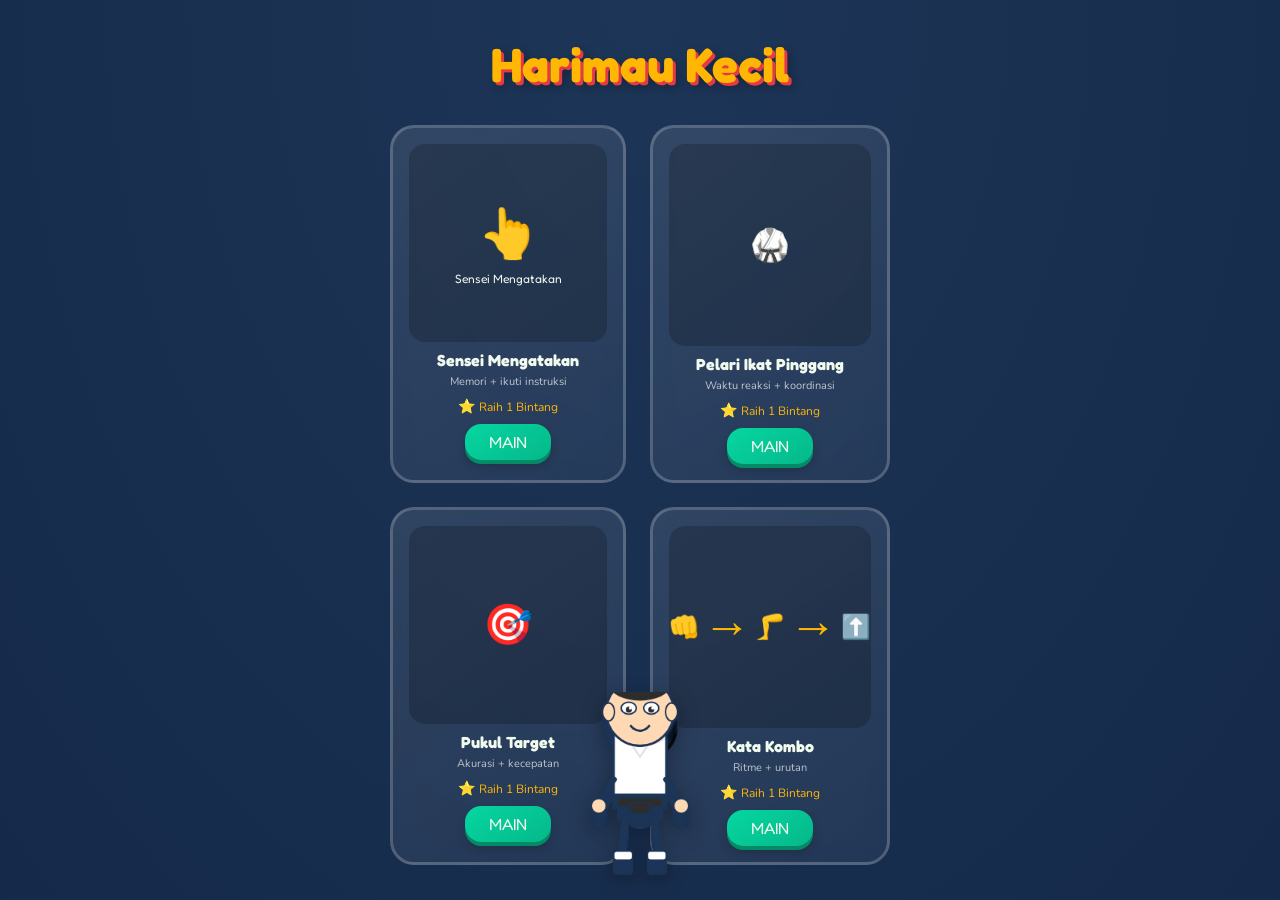
<file: index.html>
<!DOCTYPE html>
<html lang="en">
<head>
  <meta charset="UTF-8">
  <meta name="viewport" content="width=device-width, initial-scale=1.0, user-scalable=no">
  <meta name="description" content="Harimau Kecil - Fun karate mini-games for kids">
  <title>Harimau Kecil</title>
  
  <!-- Google Fonts -->
  <link rel="preconnect" href="https://fonts.googleapis.com">
  <link rel="preconnect" href="https://fonts.gstatic.com" crossorigin>
  <link href="https://fonts.googleapis.com/css2?family=Fredoka+One&family=Nunito:wght@400;600;700;800&display=swap" rel="stylesheet">
  
  <!-- Stylesheet -->
  <link rel="stylesheet" href="css/style.css">
</head>
<body>
  <!-- Main Game Canvas - Full Viewport -->
  <canvas id="gameCanvas"></canvas>

  <!-- Top Bar Overlay -->
  <div id="topBar">
    <!-- Belt Display (Top Left) -->
    <div id="beltDisplay">
      <div id="beltStripe"></div>
      <span id="beltLabel">Ikat Pinggang Putih</span>
    </div>

    <!-- Star Counter (Top Right) -->
    <div id="starCounter">
      <div id="starsContainer">
        <!-- Stars rendered by JS -->
      </div>
      <span id="starCount">0</span>
    </div>
  </div>

  <!-- Game Selection Screen -->
  <div id="gameSelectionScreen" class="screen">
    <div class="screen-content">
      <h1 class="dojo-title">Harimau Kecil</h1>
      
      <div id="gameCardGrid">
        <!-- Game Card 1: Sensei Says -->
        <div class="game-card" data-game="sensei-says">
          <div class="card-illustration">
            <div class="illustration-content sensei-says-art">
              <div class="move-indicator">👆</div>
              <div class="sensei-says-text">Sensei Mengatakan</div>
            </div>
          </div>
          <h2 class="card-title">Sensei Mengatakan</h2>
          <p class="card-description">Memori + ikuti instruksi</p>
          <div class="card-reward">
            <span class="star-icon">⭐</span>
            <span>Raih 1 Bintang</span>
          </div>
          <button class="play-button">MAIN</button>
        </div>

        <!-- Game Card 2: Belt Runner -->
        <div class="game-card" data-game="belt-runner">
          <div class="card-illustration">
            <div class="illustration-content belt-runner-art">
              <div class="runner-lane">
                <div class="runner-character">🥋</div>
                <div class="obstacle">🪨</div>
              </div>
            </div>
          </div>
          <h2 class="card-title">Pelari Ikat Pinggang</h2>
          <p class="card-description">Waktu reaksi + koordinasi</p>
          <div class="card-reward">
            <span class="star-icon">⭐</span>
            <span>Raih 1 Bintang</span>
          </div>
          <button class="play-button">MAIN</button>
        </div>

        <!-- Game Card 3: Target Strike -->
        <div class="game-card" data-game="target-strike">
          <div class="card-illustration">
            <div class="illustration-content target-strike-art">
              <div class="target-crosshair">🎯</div>
              <div class="target-hit">💥</div>
            </div>
          </div>
          <h2 class="card-title">Pukul Target</h2>
          <p class="card-description">Akurasi + kecepatan</p>
          <div class="card-reward">
            <span class="star-icon">⭐</span>
            <span>Raih 1 Bintang</span>
          </div>
          <button class="play-button">MAIN</button>
        </div>

        <!-- Game Card 4: Kata Combo -->
        <div class="game-card" data-game="kata-combo">
          <div class="card-illustration">
            <div class="illustration-content kata-combo-art">
              <div class="combo-sequence">
                <span class="combo-move punch">👊</span>
                <span class="combo-arrow">→</span>
                <span class="combo-move kick">🦵</span>
                <span class="combo-arrow">→</span>
                <span class="combo-move jump">⬆️</span>
              </div>
            </div>
          </div>
          <h2 class="card-title">Kata Kombo</h2>
          <p class="card-description">Ritme + urutan</p>
          <div class="card-reward">
            <span class="star-icon">⭐</span>
            <span>Raih 1 Bintang</span>
          </div>
          <button class="play-button">MAIN</button>
        </div>
      </div>
    </div>
  </div>

  <!-- Game Arena (Hidden by default) -->
  <div id="gameArena" class="screen hidden">
    <div id="gameHeader">
      <button id="backButton" class="nav-button">← Kembali</button>
      <h2 id="gameTitle">Game</h2>
      <div id="gameScore">Skor: 0</div>
    </div>
    
    <div id="gameControls">
      <!-- Punch Button (Red) -->
      <button id="btnPunch" class="control-button punch-button" data-action="punch">
        <span class="btn-icon">👊</span>
        <span class="btn-label">Tinju</span>
      </button>
      
      <!-- Kick Button (Blue) -->
      <button id="btnKick" class="control-button kick-button" data-action="kick">
        <span class="btn-icon">🦵</span>
        <span class="btn-label">Tendang</span>
      </button>
      
      <!-- Jump Button (Green) -->
      <button id="btnJump" class="control-button jump-button" data-action="jump">
        <span class="btn-icon">⬆️</span>
        <span class="btn-label">Lompat</span>
      </button>
      
      <!-- Block Button (Yellow) -->
      <button id="btnBlock" class="control-button block-button" data-action="block">
        <span class="btn-icon">🛡️</span>
        <span class="btn-label">Tangkis</span>
      </button>
    </div>
  </div>

  <!-- Sensei Mascot Container (Bottom Center) -->
  <div id="senseiContainer">
    <canvas id="senseiCanvas" width="200" height="250"></canvas>
    <div id="senseiSpeech" class="speech-bubble hidden">
      <p id="senseiText"></p>
    </div>
  </div>

  <!-- Belt Promotion Overlay -->
  <div id="beltPromotionOverlay" class="overlay hidden">
    <div id="beltPromotionContent">
      <h2 class="promotion-title">Naik Ikat Pinggang!</h2>
      <div id="newBeltDisplay">
        <div id="oldBelt" class="belt-item">
          <div class="belt-visual white"></div>
          <span>Putih</span>
        </div>
        <div class="belt-arrow">→</div>
        <div id="newBelt" class="belt-item">
          <div class="belt-visual yellow"></div>
          <span>Kuning</span>
        </div>
      </div>
      <p id="promotionText">Kamu mendapat Ikat Pinggang Kuning!</p>
      <button id="promotionContinue" class="play-button">Lanjut</button>
    </div>
  </div>

  <!-- Level Complete Overlay -->
  <div id="levelCompleteOverlay" class="overlay hidden">
    <div id="levelCompleteContent">
      <h2 class="complete-title">Level Selesai!</h2>
      <div id="starsEarned">
        <span class="earned-star">⭐</span>
        <span class="earned-star">⭐</span>
        <span class="earned-star">⭐</span>
      </div>
      <p id="levelCompleteText">Kamu mendapat satu bintang!</p>
      <div class="complete-buttons">
        <button id="playAgainButton" class="play-button">Main Lagi</button>
        <button id="menuButton" class="menu-button">Menu</button>
      </div>
    </div>
  </div>

  <!-- Game Over Overlay -->
  <div id="gameOverOverlay" class="overlay hidden">
    <div id="gameOverContent">
      <h2 class="gameover-title">Permainan Selesai</h2>
      <p id="gameOverText">Semangat! Coba lagi!</p>
      <div class="complete-buttons">
        <button id="retryButton" class="play-button">Coba Lagi</button>
        <button id="menuButton2" class="menu-button">Menu</button>
      </div>
    </div>
  </div>

  <!-- Scripts - Order matters! -->
  <script src="js/particles.js"></script>
  <script src="js/audio.js"></script>
  <script src="js/sensei.js"></script>
  <script src="js/games/sensei_says.js"></script>
  <script src="js/games/belt_runner.js"></script>
  <script src="js/games/target_strike.js"></script>
  <script src="js/games/kata_combo.js"></script>
  <script src="js/main.js"></script>
</body>
</html>
</file>
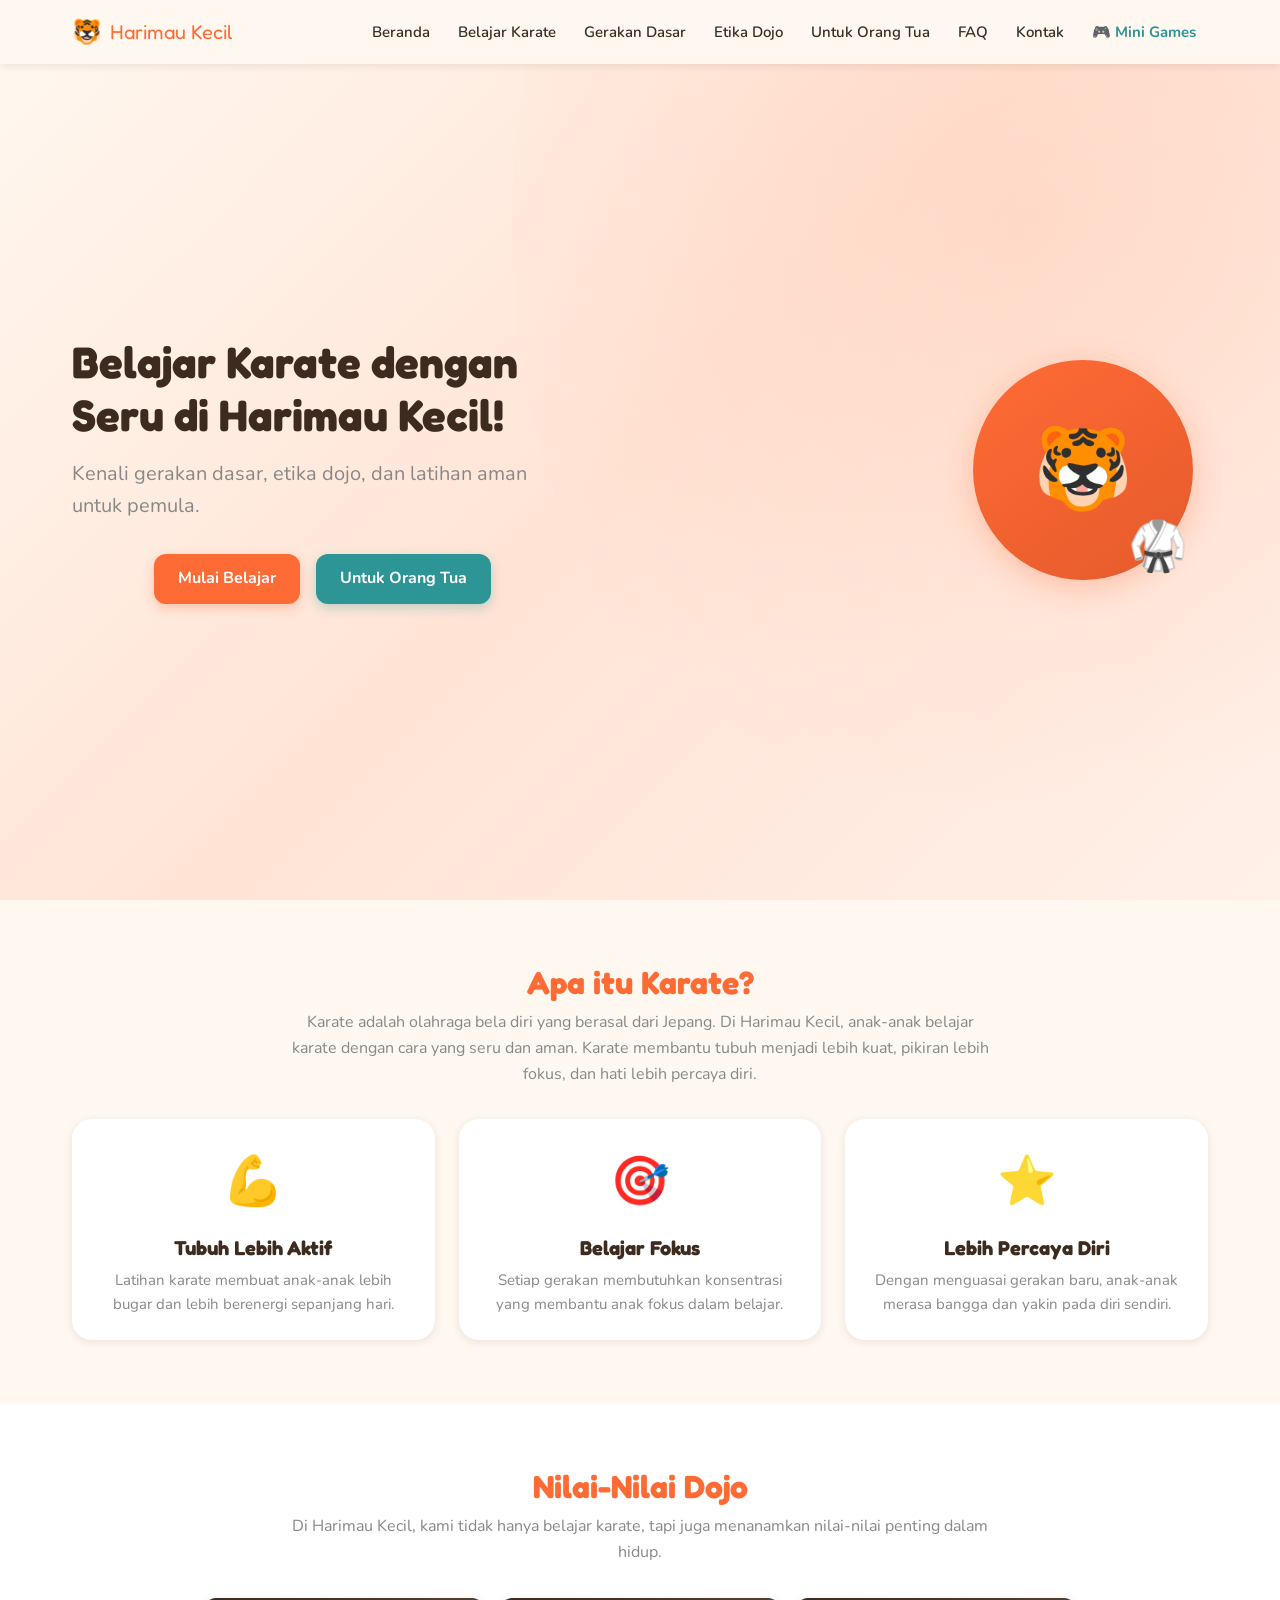
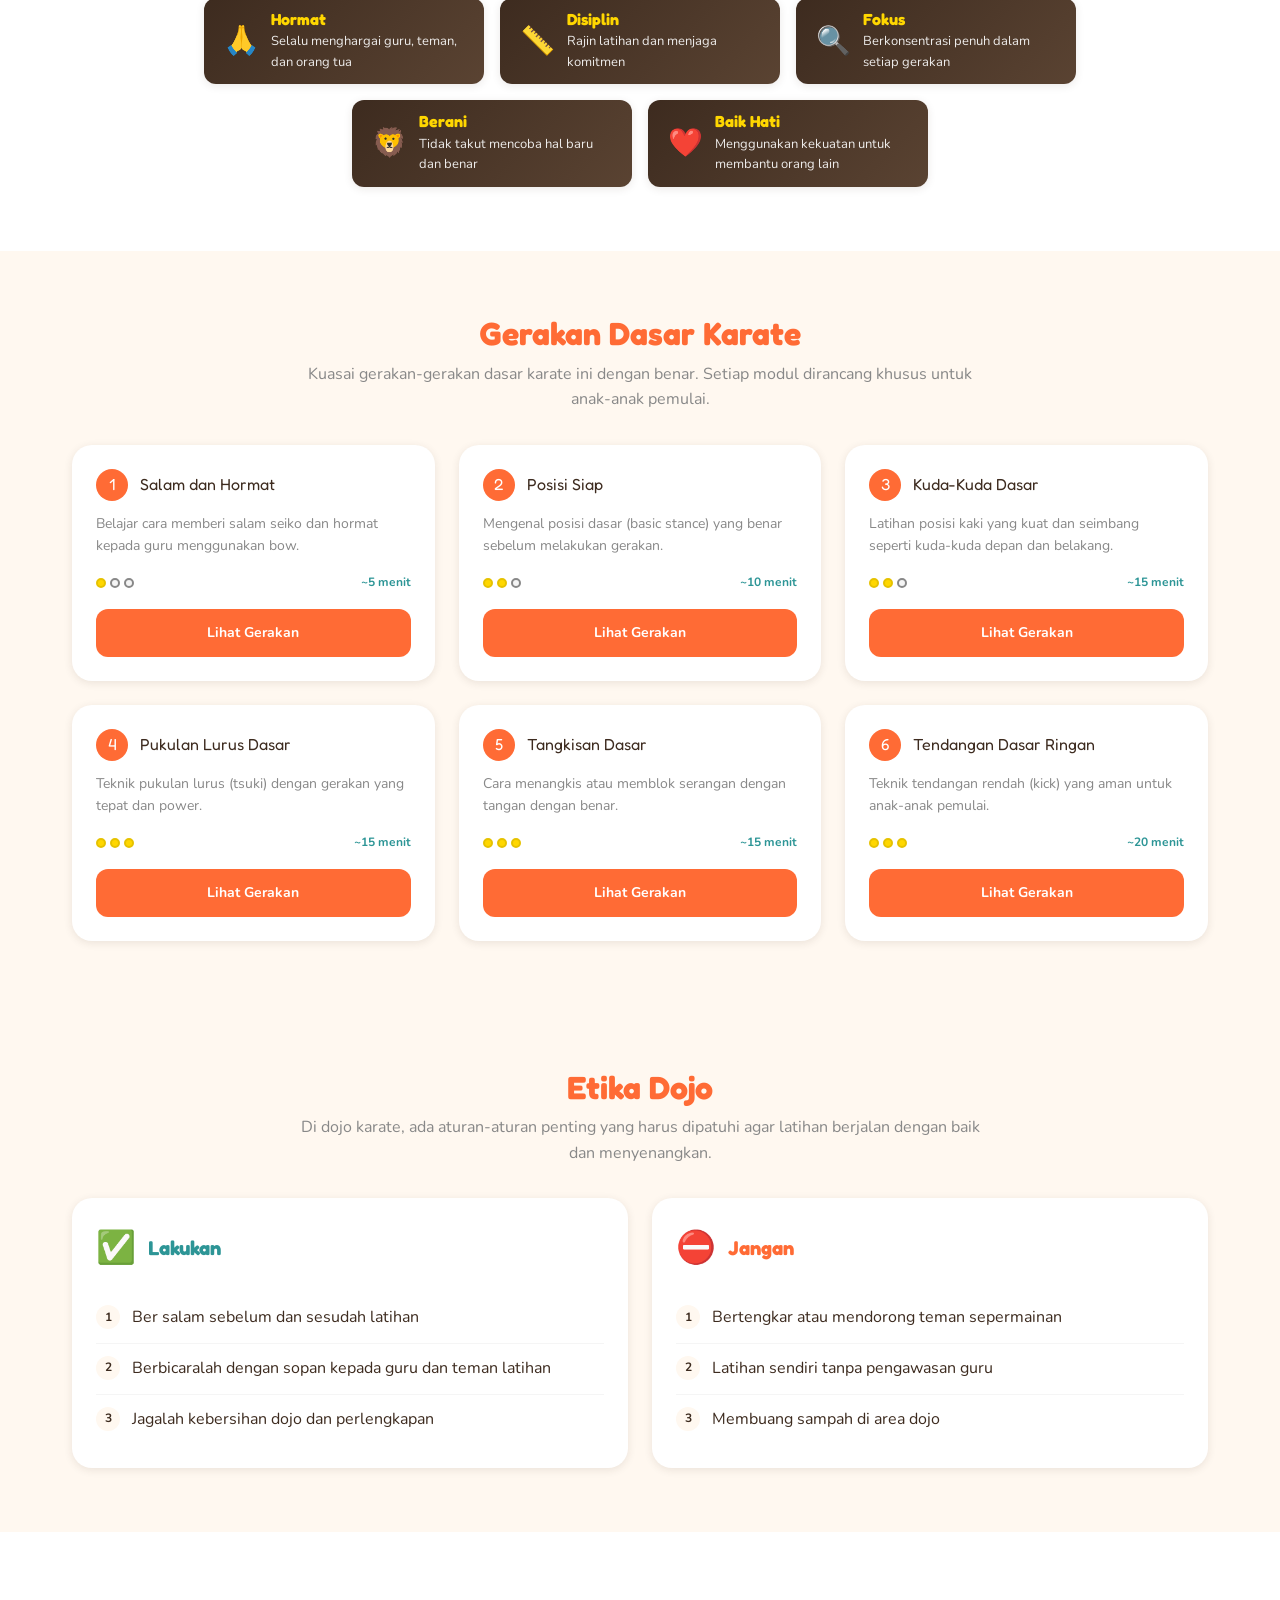
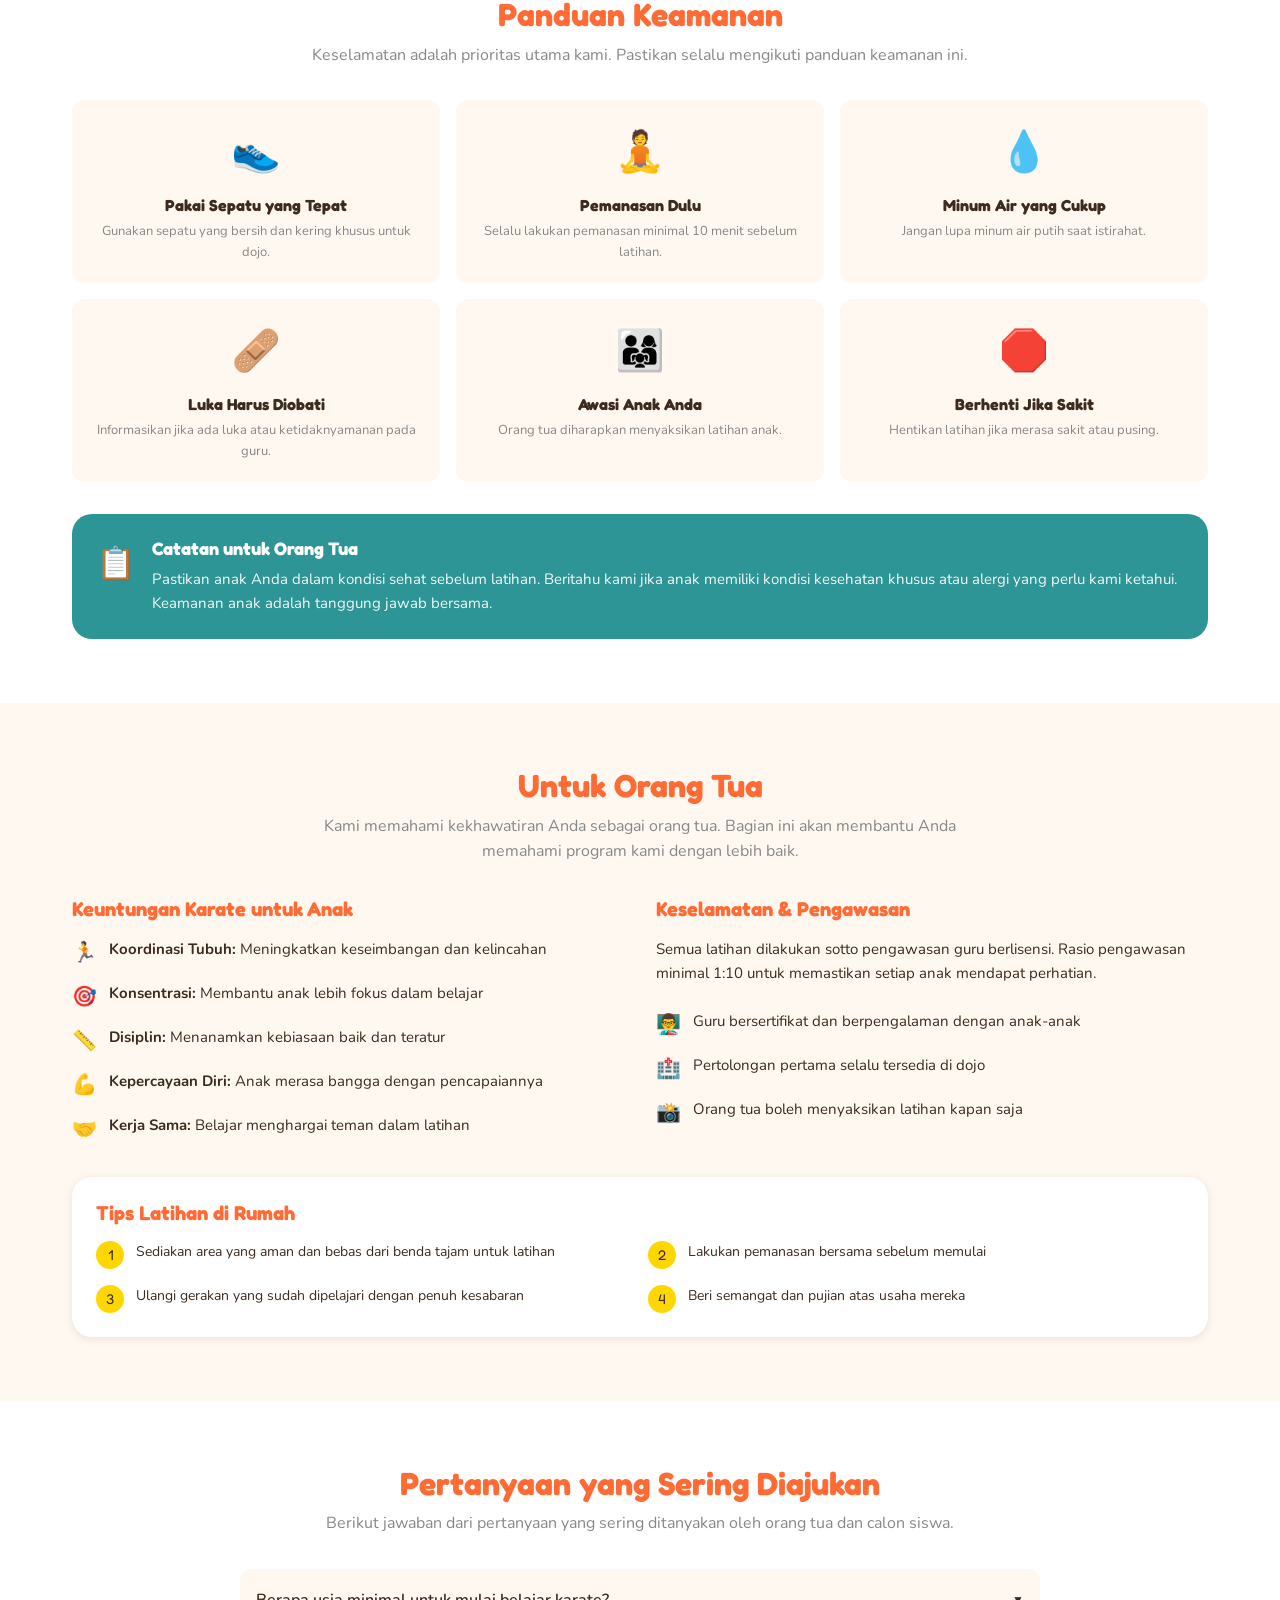
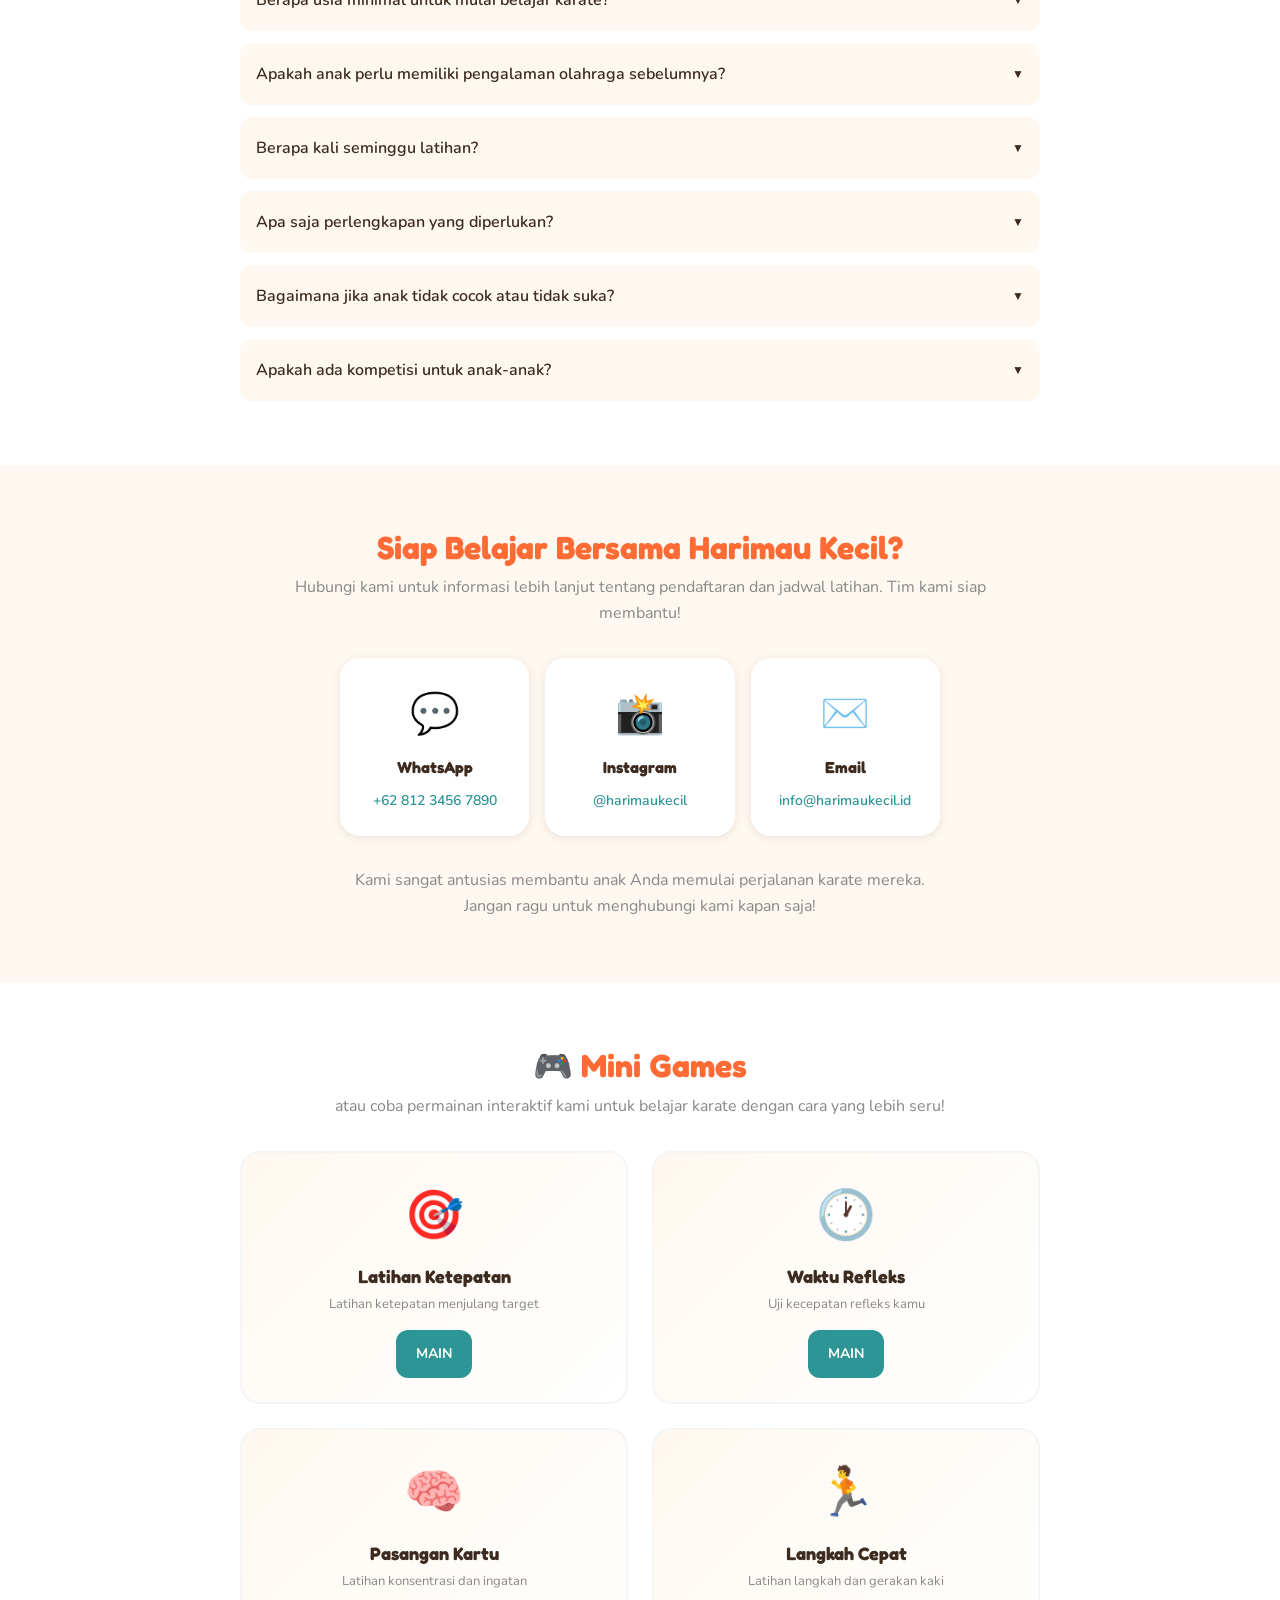
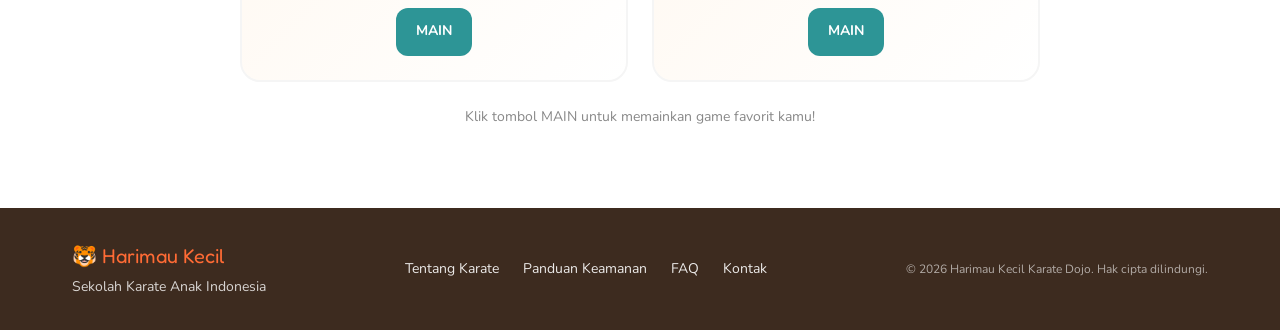
<file: harimau-kecil/index.html>
<!DOCTYPE html>
<html lang="id">
<head>
  <meta charset="UTF-8">
  <meta name="viewport" content="width=device-width, initial-scale=1.0">
  <meta name="description" content="Harimau Kecil - Sekolah Karate untuk anak-anak di Indonesia. Belajar karate dengan seru dan aman untuk usia 5-12 tahun.">
  <title>Harimau Kecil - Sekolah Karate Anak</title>
  <link rel="preconnect" href="https://fonts.googleapis.com">
  <link rel="preconnect" href="https://fonts.gstatic.com" crossorigin>
  <link href="https://fonts.googleapis.com/css2?family=Fredoka+One&family=Nunito:wght@400;600;700&display=swap" rel="stylesheet">
  <link rel="stylesheet" href="css/style.css">
</head>
<body>
  <!-- Header -->
  <header class="header" id="header">
    <div class="container header-inner">
      <a href="#beranda" class="logo" aria-label="Harimau Kecil - Beranda">
        <span class="logo-icon">🐯</span>
        <span class="logo-text">Harimau Kecil</span>
      </a>
      <button class="hamburger" id="hamburger" aria-label="Buka menu navigasi" aria-expanded="false">
        <span class="hamburger-line"></span>
        <span class="hamburger-line"></span>
        <span class="hamburger-line"></span>
      </button>
      <nav class="nav" id="nav" aria-label="Navigasi utama">
        <ul class="nav-list">
          <li><a href="#beranda" class="nav-link">Beranda</a></li>
          <li><a href="#belajar" class="nav-link">Belajar Karate</a></li>
          <li><a href="#gerakan" class="nav-link">Gerakan Dasar</a></li>
          <li><a href="#etika" class="nav-link">Etika Dojo</a></li>
          <li><a href="#ortu" class="nav-link">Untuk Orang Tua</a></li>
          <li><a href="#faq" class="nav-link">FAQ</a></li>
          <li><a href="#kontak" class="nav-link">Kontak</a></li>
          <li><a href="../karate-dojo/index.html" class="nav-link nav-games">🎮 Mini Games</a></li>
        </ul>
      </nav>
    </div>
  </header>

  <main>
    <!-- Hero Section -->
    <section class="hero" id="beranda">
      <div class="hero-bg"></div>
      <div class="container hero-content">
        <div class="hero-text">
          <h1 class="hero-title">Belajar Karate dengan Seru di Harimau Kecil!</h1>
          <p class="hero-subtitle">Kenali gerakan dasar, etika dojo, dan latihan aman untuk pemula.</p>
          <div class="hero-cta">
            <a href="#belajar" class="btn btn-primary">Mulai Belajar</a>
            <a href="#ortu" class="btn btn-secondary">Untuk Orang Tua</a>
          </div>
        </div>
        <div class="hero-mascot" aria-label="Mascot harimau kecil berlatih karate">
          <div class="mascot-area">
            <span class="mascot-emoji">🐯</span>
            <span class="mascot-emoji mascot-kick">🥋</span>
          </div>
        </div>
      </div>
    </section>

    <!-- Apa itu Karate -->
    <section class="section" id="belajar">
      <div class="container">
        <h2 class="section-title">Apa itu Karate?</h2>
        <p class="section-intro">Karate adalah olahraga bela diri yang berasal dari Jepang. Di Harimau Kecil, anak-anak belajar karate dengan cara yang seru dan aman. Karate membantu tubuh menjadi lebih kuat, pikiran lebih fokus, dan hati lebih percaya diri.</p>
        <div class="benefits-grid">
          <div class="benefit-card" data-animate="fade-up">
            <div class="benefit-icon">💪</div>
            <h3 class="benefit-title">Tubuh Lebih Aktif</h3>
            <p class="benefit-desc">Latihan karate membuat anak-anak lebih bugar dan lebih berenergi sepanjang hari.</p>
          </div>
          <div class="benefit-card" data-animate="fade-up">
            <div class="benefit-icon">🎯</div>
            <h3 class="benefit-title">Belajar Fokus</h3>
            <p class="benefit-desc">Setiap gerakan membutuhkan konsentrasi yang membantu anak fokus dalam belajar.</p>
          </div>
          <div class="benefit-card" data-animate="fade-up">
            <div class="benefit-icon">⭐</div>
            <h3 class="benefit-title">Lebih Percaya Diri</h3>
            <p class="benefit-desc">Dengan menguasai gerakan baru, anak-anak merasa bangga dan yakin pada diri sendiri.</p>
          </div>
        </div>
      </div>
    </section>

    <!-- Nilai Dojo -->
    <section class="section section-nilai" id="nilai">
      <div class="container">
        <h2 class="section-title">Nilai-Nilai Dojo</h2>
        <p class="section-intro">Di Harimau Kecil, kami tidak hanya belajar karate, tapi juga menanamkan nilai-nilai penting dalam hidup.</p>
        <div class="nilai-badges">
          <div class="nilai-badge" data-animate="fade-up">
            <div class="nilai-icon">🙏</div>
            <div class="nilai-content">
              <h3 class="nilai-title">Hormat</h3>
              <p class="nilai-desc">Selalu menghargai guru, teman, dan orang tua</p>
            </div>
          </div>
          <div class="nilai-badge" data-animate="fade-up">
            <div class="nilai-icon">📏</div>
            <div class="nilai-content">
              <h3 class="nilai-title">Disiplin</h3>
              <p class="nilai-desc">Rajin latihan dan menjaga komitmen</p>
            </div>
          </div>
          <div class="nilai-badge" data-animate="fade-up">
            <div class="nilai-icon">🔍</div>
            <div class="nilai-content">
              <h3 class="nilai-title">Fokus</h3>
              <p class="nilai-desc">Berkonsentrasi penuh dalam setiap gerakan</p>
            </div>
          </div>
          <div class="nilai-badge" data-animate="fade-up">
            <div class="nilai-icon">🦁</div>
            <div class="nilai-content">
              <h3 class="nilai-title">Berani</h3>
              <p class="nilai-desc">Tidak takut mencoba hal baru dan benar</p>
            </div>
          </div>
          <div class="nilai-badge" data-animate="fade-up">
            <div class="nilai-icon">❤️</div>
            <div class="nilai-content">
              <h3 class="nilai-title">Baik Hati</h3>
              <p class="nilai-desc">Menggunakan kekuatan untuk membantu orang lain</p>
            </div>
          </div>
        </div>
      </div>
    </section>

    <!-- Gerakan Dasar -->
    <section class="section" id="gerakan">
      <div class="container">
        <h2 class="section-title">Gerakan Dasar Karate</h2>
        <p class="section-intro">Kuasai gerakan-gerakan dasar karate ini dengan benar. Setiap modul dirancang khusus untuk anak-anak pemulai.</p>
        <div class="modules-grid">
          <!-- Modul 1 -->
          <div class="module-card" data-animate="fade-up">
            <div class="module-header">
              <span class="module-number">1</span>
              <span class="module-title">Salam dan Hormat</span>
            </div>
            <p class="module-desc">Belajar cara memberi salam seiko dan hormat kepada guru menggunakan bow.</p>
            <div class="module-meta">
              <div class="difficulty">
                <span class="dot dot-filled"></span>
                <span class="dot"></span>
                <span class="dot"></span>
              </div>
              <span class="time-estimate">~5 menit</span>
            </div>
            <button class="btn btn-module" data-module="1" aria-label="Lihat gerakan Modul 1">Lihat Gerakan</button>
          </div>

          <!-- Modul 2 -->
          <div class="module-card" data-animate="fade-up">
            <div class="module-header">
              <span class="module-number">2</span>
              <span class="module-title">Posisi Siap</span>
            </div>
            <p class="module-desc">Mengenal posisi dasar (basic stance) yang benar sebelum melakukan gerakan.</p>
            <div class="module-meta">
              <div class="difficulty">
                <span class="dot dot-filled"></span>
                <span class="dot dot-filled"></span>
                <span class="dot"></span>
              </div>
              <span class="time-estimate">~10 menit</span>
            </div>
            <button class="btn btn-module" data-module="2" aria-label="Lihat gerakan Modul 2">Lihat Gerakan</button>
          </div>

          <!-- Modul 3 -->
          <div class="module-card" data-animate="fade-up">
            <div class="module-header">
              <span class="module-number">3</span>
              <span class="module-title">Kuda-Kuda Dasar</span>
            </div>
            <p class="module-desc">Latihan posisi kaki yang kuat dan seimbang seperti kuda-kuda depan dan belakang.</p>
            <div class="module-meta">
              <div class="difficulty">
                <span class="dot dot-filled"></span>
                <span class="dot dot-filled"></span>
                <span class="dot"></span>
              </div>
              <span class="time-estimate">~15 menit</span>
            </div>
            <button class="btn btn-module" data-module="3" aria-label="Lihat gerakan Modul 3">Lihat Gerakan</button>
          </div>

          <!-- Modul 4 -->
          <div class="module-card" data-animate="fade-up">
            <div class="module-header">
              <span class="module-number">4</span>
              <span class="module-title">Pukulan Lurus Dasar</span>
            </div>
            <p class="module-desc">Teknik pukulan lurus (tsuki) dengan gerakan yang tepat dan power.</p>
            <div class="module-meta">
              <div class="difficulty">
                <span class="dot dot-filled"></span>
                <span class="dot dot-filled"></span>
                <span class="dot dot-filled"></span>
              </div>
              <span class="time-estimate">~15 menit</span>
            </div>
            <button class="btn btn-module" data-module="4" aria-label="Lihat gerakan Modul 4">Lihat Gerakan</button>
          </div>

          <!-- Modul 5 -->
          <div class="module-card" data-animate="fade-up">
            <div class="module-header">
              <span class="module-number">5</span>
              <span class="module-title">Tangkisan Dasar</span>
            </div>
            <p class="module-desc">Cara menangkis atau memblok serangan dengan tangan dengan benar.</p>
            <div class="module-meta">
              <div class="difficulty">
                <span class="dot dot-filled"></span>
                <span class="dot dot-filled"></span>
                <span class="dot dot-filled"></span>
              </div>
              <span class="time-estimate">~15 menit</span>
            </div>
            <button class="btn btn-module" data-module="5" aria-label="Lihat gerakan Modul 5">Lihat Gerakan</button>
          </div>

          <!-- Modul 6 -->
          <div class="module-card" data-animate="fade-up">
            <div class="module-header">
              <span class="module-number">6</span>
              <span class="module-title">Tendangan Dasar Ringan</span>
            </div>
            <p class="module-desc">Teknik tendangan rendah (kick) yang aman untuk anak-anak pemulai.</p>
            <div class="module-meta">
              <div class="difficulty">
                <span class="dot dot-filled"></span>
                <span class="dot dot-filled"></span>
                <span class="dot dot-filled"></span>
              </div>
              <span class="time-estimate">~20 menit</span>
            </div>
            <button class="btn btn-module" data-module="6" aria-label="Lihat gerakan Modul 6">Lihat Gerakan</button>
          </div>
        </div>
      </div>
    </section>

    <!-- Etika Dojo -->
    <section class="section section-etika" id="etika">
      <div class="container">
        <h2 class="section-title">Etika Dojo</h2>
        <p class="section-intro">Di dojo karate, ada aturan-aturan penting yang harus dipatuhi agar latihan berjalan dengan baik dan menyenangkan.</p>
        <div class="etika-grid">
          <div class="etika-card etika-do" data-animate="fade-up">
            <div class="etika-header">
              <span class="etika-icon">✅</span>
              <h3 class="etika-title">Lakukan</h3>
            </div>
            <ul class="etika-list">
              <li>
                <span class="etika-bullet">1</span>
                <span>Ber salam sebelum dan sesudah latihan</span>
              </li>
              <li>
                <span class="etika-bullet">2</span>
                <span>Berbicaralah dengan sopan kepada guru dan teman latihan</span>
              </li>
              <li>
                <span class="etika-bullet">3</span>
                <span>Jagalah kebersihan dojo dan perlengkapan</span>
              </li>
            </ul>
          </div>
          <div class="etika-card etika-dont" data-animate="fade-up">
            <div class="etika-header">
              <span class="etika-icon">⛔</span>
              <h3 class="etika-title">Jangan</h3>
            </div>
            <ul class="etika-list">
              <li>
                <span class="etika-bullet">1</span>
                <span>Bertengkar atau mendorong teman sepermainan</span>
              </li>
              <li>
                <span class="etika-bullet">2</span>
                <span>Latihan sendiri tanpa pengawasan guru</span>
              </li>
              <li>
                <span class="etika-bullet">3</span>
                <span>Membuang sampah di area dojo</span>
              </li>
            </ul>
          </div>
        </div>
      </div>
    </section>

    <!-- Keamanan -->
    <section class="section section-keamanan" id="keamanan">
      <div class="container">
        <h2 class="section-title">Panduan Keamanan</h2>
        <p class="section-intro">Keselamatan adalah prioritas utama kami. Pastikan selalu mengikuti panduan keamanan ini.</p>
        <div class="safety-grid">
          <div class="safety-card" data-animate="fade-up">
            <div class="safety-icon">👟</div>
            <h3 class="safety-title">Pakai Sepatu yang Tepat</h3>
            <p class="safety-desc">Gunakan sepatu yang bersih dan kering khusus untuk dojo.</p>
          </div>
          <div class="safety-card" data-animate="fade-up">
            <div class="safety-icon">🧘</div>
            <h3 class="safety-title">Pemanasan Dulu</h3>
            <p class="safety-desc">Selalu lakukan pemanasan minimal 10 menit sebelum latihan.</p>
          </div>
          <div class="safety-card" data-animate="fade-up">
            <div class="safety-icon">💧</div>
            <h3 class="safety-title">Minum Air yang Cukup</h3>
            <p class="safety-desc">Jangan lupa minum air putih saat istirahat.</p>
          </div>
          <div class="safety-card" data-animate="fade-up">
            <div class="safety-icon">🩹</div>
            <h3 class="safety-title">Luka Harus Diobati</h3>
            <p class="safety-desc">Informasikan jika ada luka atau ketidaknyamanan pada guru.</p>
          </div>
          <div class="safety-card" data-animate="fade-up">
            <div class="safety-icon">👨‍👩‍👧</div>
            <h3 class="safety-title">Awasi Anak Anda</h3>
            <p class="safety-desc">Orang tua diharapkan menyaksikan latihan anak.</p>
          </div>
          <div class="safety-card" data-animate="fade-up">
            <div class="safety-icon">🛑</div>
            <h3 class="safety-title">Berhenti Jika Sakit</h3>
            <p class="safety-desc">Hentikan latihan jika merasa sakit atau pusing.</p>
          </div>
        </div>
        <div class="parent-note" data-animate="fade-up">
          <div class="parent-note-icon">📋</div>
          <div class="parent-note-content">
            <h4 class="parent-note-title">Catatan untuk Orang Tua</h4>
            <p class="parent-note-text">Pastikan anak Anda dalam kondisi sehat sebelum latihan. Beritahu kami jika anak memiliki kondisi kesehatan khusus atau alergi yang perlu kami ketahui. Keamanan anak adalah tanggung jawab bersama.</p>
          </div>
        </div>
      </div>
    </section>

    <!-- Untuk Orang Tua -->
    <section class="section section-ortu" id="ortu">
      <div class="container">
        <h2 class="section-title">Untuk Orang Tua</h2>
        <p class="section-intro">Kami memahami kekhawatiran Anda sebagai orang tua. Bagian ini akan membantu Anda memahami program kami dengan lebih baik.</p>
        
        <div class="ortu-grid">
          <div class="ortu-benefits" data-animate="fade-up">
            <h3 class="ortu-subtitle">Keuntungan Karate untuk Anak</h3>
            <ul class="ortu-list">
              <li>
                <span class="ortu-icon">🏃</span>
                <span><strong>Koordinasi Tubuh:</strong> Meningkatkan keseimbangan dan kelincahan</span>
              </li>
              <li>
                <span class="ortu-icon">🎯</span>
                <span><strong>Konsentrasi:</strong> Membantu anak lebih fokus dalam belajar</span>
              </li>
              <li>
                <span class="ortu-icon">📏</span>
                <span><strong>Disiplin:</strong> Menanamkan kebiasaan baik dan teratur</span>
              </li>
              <li>
                <span class="ortu-icon">💪</span>
                <span><strong>Kepercayaan Diri:</strong> Anak merasa bangga dengan pencapaiannya</span>
              </li>
              <li>
                <span class="ortu-icon">🤝</span>
                <span><strong>Kerja Sama:</strong> Belajar menghargai teman dalam latihan</span>
              </li>
            </ul>
          </div>
          
          <div class="ortu-safety" data-animate="fade-up">
            <h3 class="ortu-subtitle">Keselamatan & Pengawasan</h3>
            <p class="ortu-text">Semua latihan dilakukan sotto pengawasan guru berlisensi. Rasio pengawasan minimal 1:10 untuk memastikan setiap anak mendapat perhatian.</p>
            <ul class="ortu-list">
              <li>
                <span class="ortu-icon">👨‍🏫</span>
                <span>Guru bersertifikat dan berpengalaman dengan anak-anak</span>
              </li>
              <li>
                <span class="ortu-icon">🏥</span>
                <span>Pertolongan pertama selalu tersedia di dojo</span>
              </li>
              <li>
                <span class="ortu-icon">📸</span>
                <span>Orang tua boleh menyaksikan latihan kapan saja</span>
              </li>
            </ul>
          </div>
        </div>
        
        <div class="home-practice" data-animate="fade-up">
          <h3 class="ortu-subtitle">Tips Latihan di Rumah</h3>
          <div class="practice-tips">
            <div class="practice-tip">
              <span class="practice-number">1</span>
              <p>Sediakan area yang aman dan bebas dari benda tajam untuk latihan</p>
            </div>
            <div class="practice-tip">
              <span class="practice-number">2</span>
              <p>Lakukan pemanasan bersama sebelum memulai</p>
            </div>
            <div class="practice-tip">
              <span class="practice-number">3</span>
              <p>Ulangi gerakan yang sudah dipelajari dengan penuh kesabaran</p>
            </div>
            <div class="practice-tip">
              <span class="practice-number">4</span>
              <p>Beri semangat dan pujian atas usaha mereka</p>
            </div>
          </div>
        </div>
      </div>
    </section>

    <!-- FAQ -->
    <section class="section section-faq" id="faq">
      <div class="container">
        <h2 class="section-title">Pertanyaan yang Sering Diajukan</h2>
        <p class="section-intro">Berikut jawaban dari pertanyaan yang sering ditanyakan oleh orang tua dan calon siswa.</p>
        <div class="faq-list" role="list">
          <div class="faq-item" role="listitem">
            <button class="faq-question" aria-expanded="false" aria-controls="faq-1">
              <span class="faq-question-text">Berapa usia minimal untuk mulai belajar karate?</span>
              <span class="faq-icon" aria-hidden="true">▼</span>
            </button>
            <div class="faq-answer" id="faq-1" hidden>
              <p>Usia minimal untuk bergabung adalah 5 tahun. Pada usia ini, anak sudah memiliki kemampuan motorik yang cukup untuk mengikuti latihan dasar dengan baik.</p>
            </div>
          </div>
          <div class="faq-item" role="listitem">
            <button class="faq-question" aria-expanded="false" aria-controls="faq-2">
              <span class="faq-question-text">Apakah anak perlu memiliki pengalaman olahraga sebelumnya?</span>
              <span class="faq-icon" aria-hidden="true">▼</span>
            </button>
            <div class="faq-answer" id="faq-2" hidden>
              <p>Tidak perlu. Program kami dirancang khusus untuk pemula. Anak akan belajar semua gerakan dasar dari awal secara bertahap.</p>
            </div>
          </div>
          <div class="faq-item" role="listitem">
            <button class="faq-question" aria-expanded="false" aria-controls="faq-3">
              <span class="faq-question-text">Berapa kali seminggu latihan?</span>
              <span class="faq-icon" aria-hidden="true">▼</span>
            </button>
            <div class="faq-answer" id="faq-3" hidden>
              <p>Untuk pemula, kami menyarankan 2 kali seminggu. Seiring kemajuan, frekuensi dapat ditambah sesuai kemampuan dan jadwal anak.</p>
            </div>
          </div>
          <div class="faq-item" role="listitem">
            <button class="faq-question" aria-expanded="false" aria-controls="faq-4">
              <span class="faq-question-text">Apa saja perlengkapan yang diperlukan?</span>
              <span class="faq-icon" aria-hidden="true">▼</span>
            </button>
            <div class="faq-answer" id="faq-4" hidden>
              <p>Untuk pemula, anak hanya perlu pakaian longgar yang nyaman dan bersih. Peralatan seperti pet (bantalan) dan helm akan disediakan oleh dojo.</p>
            </div>
          </div>
          <div class="faq-item" role="listitem">
            <button class="faq-question" aria-expanded="false" aria-controls="faq-5">
              <span class="faq-question-text">Bagaimana jika anak tidak cocok atau tidak suka?</span>
              <span class="faq-icon" aria-hidden="true">▼</span>
            </button>
            <div class="faq-answer" id="faq-5" hidden>
              <p>Kami menyediakan masa percobaan 4 pertemuan. Jika setelah itu anak tidak cocok, kami akan mengembalikan biaya sisa latihan. Kebahagiaan anak adalah prioritas kami.</p>
            </div>
          </div>
          <div class="faq-item" role="listitem">
            <button class="faq-question" aria-expanded="false" aria-controls="faq-6">
              <span class="faq-question-text">Apakah ada kompetisi untuk anak-anak?</span>
              <span class="faq-icon" aria-hidden="true">▼</span>
            </button>
            <div class="faq-answer" id="faq-6" hidden>
              <p>Ya, kami mengikuti kompetisi lokal dan nasional untuk anak-anak. Keikutsertaan adalah opsional dan berdasarkan kesiapan anak.</p>
            </div>
          </div>
        </div>
      </div>
    </section>

    <!-- Kontak -->
    <section class="section section-kontak" id="kontak">
      <div class="container">
        <h2 class="section-title">Siap Belajar Bersama Harimau Kecil?</h2>
        <p class="section-intro">Hubungi kami untuk informasi lebih lanjut tentang pendaftaran dan jadwal latihan. Tim kami siap membantu!</p>
        <div class="kontak-grid">
          <a href="https://wa.me/6281234567890" class="kontak-card" data-animate="fade-up" aria-label="Hubungi via WhatsApp">
            <div class="kontak-icon">💬</div>
            <h3 class="kontak-title">WhatsApp</h3>
            <p class="kontak-info">+62 812 3456 7890</p>
          </a>
          <a href="https://instagram.com/harimaukecil" class="kontak-card" data-animate="fade-up" aria-label="Ikuti di Instagram">
            <div class="kontak-icon">📸</div>
            <h3 class="kontak-title">Instagram</h3>
            <p class="kontak-info">@harimaukecil</p>
          </a>
          <a href="mailto:info@harimaukecil.id" class="kontak-card" data-animate="fade-up" aria-label="Kirim email">
            <div class="kontak-icon">✉️</div>
            <h3 class="kontak-title">Email</h3>
            <p class="kontak-info">info@harimaukecil.id</p>
          </a>
        </div>
        <p class="kontak-closing" data-animate="fade-up">Kami sangat antusias membantu anak Anda memulai perjalanan karate mereka. Jangan ragu untuk menghubungi kami kapan saja!</p>
      </div>
    </section>

    <!-- Mini Games -->
    <section class="section section-games" id="games">
      <div class="container">
        <h2 class="section-title">🎮 Mini Games</h2>
        <p class="section-intro">atau coba permainan interaktif kami untuk belajar karate dengan cara yang lebih seru!</p>
        <div class="games-grid">
          <div class="game-card" data-animate="fade-up">
            <div class="game-icon">🎯</div>
            <h3 class="game-title">Latihan Ketepatan</h3>
            <p class="game-desc">Latihan ketepatan menjulang target</p>
            <a href="../karate-dojo/index.html?game=aim" class="btn btn-game">MAIN</a>
          </div>
          <div class="game-card" data-animate="fade-up">
            <div class="game-icon">🕐</div>
            <h3 class="game-title">Waktu Refleks</h3>
            <p class="game-desc">Uji kecepatan refleks kamu</p>
            <a href="../karate-dojo/index.html?game=reflex" class="btn btn-game">MAIN</a>
          </div>
          <div class="game-card" data-animate="fade-up">
            <div class="game-icon">🧠</div>
            <h3 class="game-title">Pasangan Kartu</h3>
            <p class="game-desc">Latihan konsentrasi dan ingatan</p>
            <a href="../karate-dojo/index.html?game=memory" class="btn btn-game">MAIN</a>
          </div>
          <div class="game-card" data-animate="fade-up">
            <div class="game-icon">🏃</div>
            <h3 class="game-title">Langkah Cepat</h3>
            <p class="game-desc">Latihan langkah dan gerakan kaki</p>
            <a href="../karate-dojo/index.html?game=step" class="btn btn-game">MAIN</a>
          </div>
        </div>
        <p class="games-note" data-animate="fade-up">Klik tombol MAIN untuk memainkan game favorit kamu!</p>
      </div>
    </section>
  </main>

  <!-- Footer -->
  <footer class="footer">
    <div class="container footer-inner">
      <div class="footer-brand">
        <span class="footer-logo">🐯 Harimau Kecil</span>
        <p class="footer-tagline">Sekolah Karate Anak Indonesia</p>
      </div>
      <nav class="footer-nav" aria-label="Navigasi footer">
        <ul class="footer-links">
          <li><a href="#belajar">Tentang Karate</a></li>
          <li><a href="#keamanan">Panduan Keamanan</a></li>
          <li><a href="#faq">FAQ</a></li>
          <li><a href="#kontak">Kontak</a></li>
        </ul>
      </nav>
      <p class="footer-copy">© 2026 Harimau Kecil Karate Dojo. Hak cipta dilindungi.</p>
    </div>
  </footer>

  <!-- Modal for lesson modules -->
  <div class="modal" id="lesson-modal" role="dialog" aria-modal="true" aria-labelledby="modal-title" hidden>
    <div class="modal-overlay" data-close-modal></div>
    <div class="modal-content">
      <button class="modal-close" data-close-modal aria-label="Tutup modal">
        <span>×</span>
      </button>
      <h3 class="modal-title" id="modal-title">Modul</h3>
      <div class="modal-body" id="modal-body">
        <!-- Content will be injected by JS -->
      </div>
    </div>
  </div>

  <script src="js/main.js"></script>
</body>
</html>
</file>
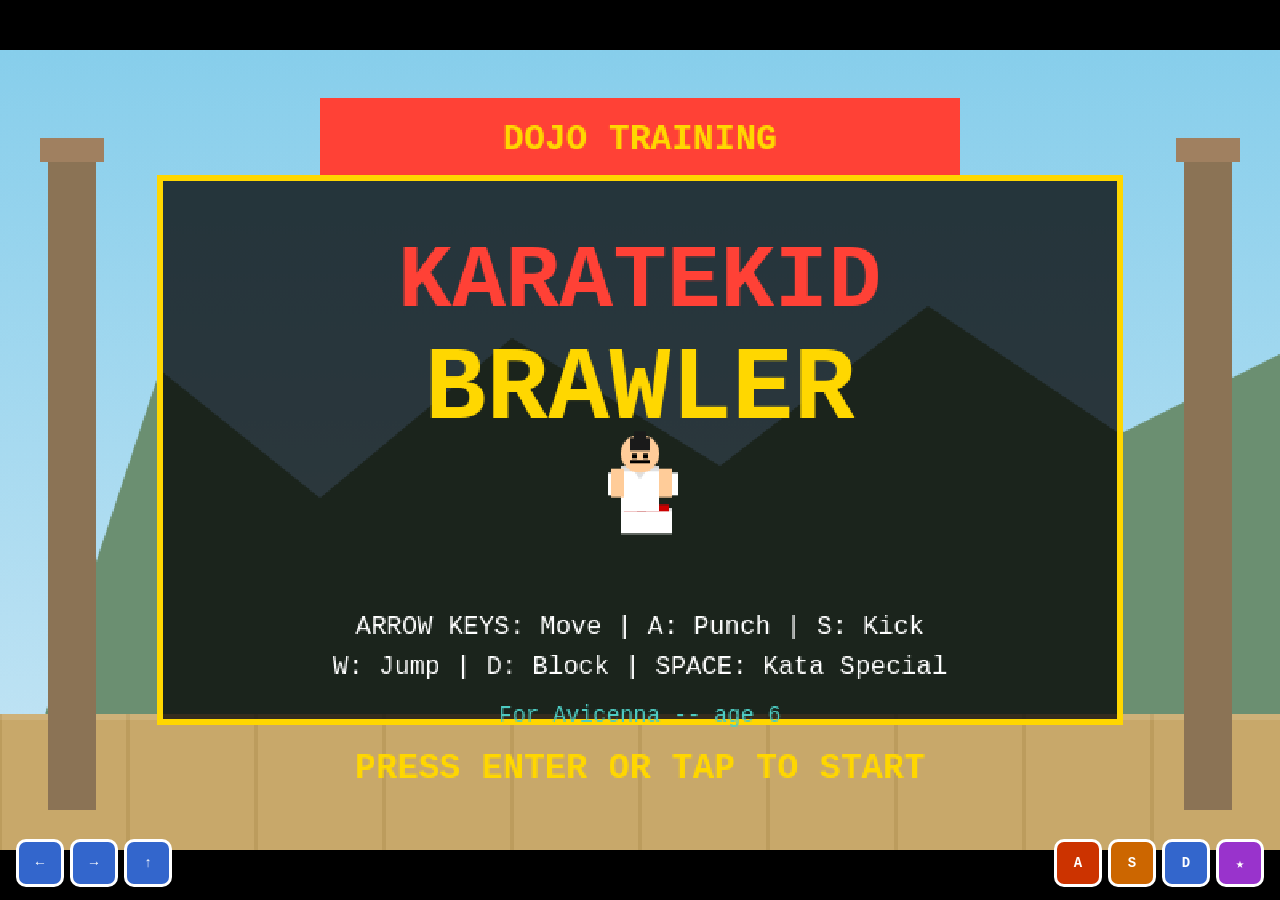
<file: karate-brawler.html>
<!DOCTYPE html>
<html lang="en">
<head>
<meta charset="UTF-8">
<meta name="viewport" content="width=device-width, initial-scale=1.0, user-scalable=no">
<title>Harimau Kecil - Brawler</title>
<style>
* { margin: 0; padding: 0; box-sizing: border-box; }
html, body { width: 100%; height: 100%; overflow: hidden; background: #000; display: flex; justify-content: center; align-items: center; touch-action: none; -webkit-tap-highlight-color: transparent; }
canvas { display: block; image-rendering: pixelated; image-rendering: crisp-edges; }
#touch-controls button:active { transform: scale(0.92); opacity: 0.8; }
</style>
</head>
<body>
<canvas id="game"></canvas>
<script>
// ============================================
// CONSTANTS
// ============================================
var W = 800, H = 500, FLOOR_Y = 380, GRAVITY = 0.6, JUMP_FORCE = -13, MOVE_SPEED = 4;
var WAVE_ENEMIES = [3, 3, 1];
var ENEMY_TYPES = {
  bob:    { name: 'White Belt Bob',    color: '#DDDDDD', skin: '#FFCC99', gi: '#FFFFFF', belt: '#DDDDDD', hp: 2, speed: 1.2, atkDmg: 1, atkCd: 90,  scale: 0.9 },
  yuki:   { name: 'Yellow Belt Yuki',  color: '#FFD700', skin: '#F5D0A9', gi: '#F0F0F0', belt: '#FFD700', hp: 3, speed: 1.6, atkDmg: 1, atkCd: 70,  scale: 1.0 },
  sensei: { name: 'Black Belt Sensei', color: '#1a1a1a', skin: '#E8C39E', gi: '#202020', belt: '#000000', hp: 8, speed: 1.0, atkDmg: 2, atkCd: 110, scale: 1.25 }
};
var P_ST = { IDLE: 'idle', PUNCH: 'punch', KICK: 'kick', JUMP: 'jump', BLOCK: 'block', HIT: 'hit', KATA: 'kata' };
var E_ST = { IDLE: 'idle', APPROACH: 'approach', ATTACK: 'attack', HIT: 'hit', DEFEATED: 'defeated' };
var G_ST = { MENU: 'menu', PLAYING: 'playing', WAVE_CLEAR: 'wave_clear', VICTORY: 'victory', GAMEOVER: 'gameover' };

// ============================================
// AUDIO ENGINE
// ============================================
var audioCtx = null, masterGain = null;
function initAudio() {
  if (audioCtx) return;
  audioCtx = new (window.AudioContext || window.webkitAudioContext)();
  masterGain = audioCtx.createGain();
  masterGain.gain.value = 0.4;
  masterGain.connect(audioCtx.destination);
}
function playTone(freq, duration, type, gainVal, attack, decay) {
  if (!audioCtx) return;
  type = type || 'square'; gainVal = gainVal || 0.3; attack = attack || 0.01;
  var osc = audioCtx.createOscillator(), gain = audioCtx.createGain();
  osc.type = type; osc.frequency.value = freq;
  gain.gain.setValueAtTime(0, audioCtx.currentTime);
  gain.gain.linearRampToValueAtTime(gainVal, audioCtx.currentTime + attack);
  gain.gain.exponentialRampToValueAtTime(0.001, audioCtx.currentTime + duration);
  osc.connect(gain); gain.connect(masterGain);
  osc.start(); osc.stop(audioCtx.currentTime + duration);
}
function playNoise(duration, gainVal) {
  if (!audioCtx) return;
  gainVal = gainVal || 0.15;
  var bufSize = audioCtx.sampleRate * duration;
  var buf = audioCtx.createBuffer(1, bufSize, audioCtx.sampleRate);
  var data = buf.getChannelData(0);
  for (var i = 0; i < bufSize; i++) data[i] = Math.random() * 2 - 1;
  var src = audioCtx.createBufferSource(), gain = audioCtx.createGain(), filter = audioCtx.createBiquadFilter();
  src.buffer = buf; filter.type = 'highpass'; filter.frequency.value = 1000;
  gain.gain.setValueAtTime(gainVal, audioCtx.currentTime);
  gain.gain.exponentialRampToValueAtTime(0.001, audioCtx.currentTime + duration);
  src.connect(filter); filter.connect(gain); gain.connect(masterGain);
  src.start();
}
var SFX = {
  punch: function() { playTone(150, 0.08, 'square', 0.4); playNoise(0.06, 0.3); },
  kick: function() { playTone(100, 0.12, 'sawtooth', 0.35); playNoise(0.08, 0.25); },
  hit: function() { playTone(200, 0.15, 'square', 0.5); playTone(80, 0.2, 'sawtooth', 0.3); },
  enemyHit: function() { playTone(300, 0.1, 'square', 0.4); playTone(150, 0.15, 'sawtooth', 0.3); },
  kata: function() { var notes = [523, 659, 784, 1047, 784, 1047]; notes.forEach(function(f, i) { setTimeout(function() { playTone(f, 0.2, 'sine', 0.3); }, i * 80); }); },
  jump: function() { playTone(300, 0.08, 'sine', 0.2); playTone(400, 0.08, 'sine', 0.15); },
  coin: function() { playTone(988, 0.1, 'square', 0.3); setTimeout(function() { playTone(1319, 0.2, 'square', 0.3); }, 100); },
  gameOver: function() { [400, 350, 300, 200].forEach(function(f, i) { setTimeout(function() { playTone(f, 0.3, 'sawtooth', 0.4); }, i * 200); }); },
  victory: function() { [523, 659, 784, 1047, 1319, 1047].forEach(function(f, i) { setTimeout(function() { playTone(f, 0.25, 'sine', 0.35); }, i * 120); }); },
  waveComplete: function() { [440, 554, 659, 880].forEach(function(f, i) { setTimeout(function() { playTone(f, 0.15, 'square', 0.3); }, i * 80); }); },
  bossAppear: function() { [200, 150, 100, 80].forEach(function(f, i) { setTimeout(function() { playTone(f, 0.3, 'sawtooth', 0.5); }, i * 150); }); },
  select: function() { playTone(660, 0.08, 'square', 0.25); },
  block: function() { playTone(250, 0.06, 'triangle', 0.3); },
  levelUp: function() { [523, 784, 1047, 1568].forEach(function(f, i) { setTimeout(function() { playTone(f, 0.2, 'sine', 0.3); }, i * 100); }); }
};
var bgMusicInterval = null, bgNoteIdx = 0;
var BG_NOTES = [196, 220, 247, 262, 294, 262, 247, 220];
function startBGMusic() {
  if (!audioCtx || bgMusicInterval) return;
  bgMusicInterval = setInterval(function() {
    if (!audioCtx) return;
    playTone(BG_NOTES[bgNoteIdx % BG_NOTES.length], 0.18, 'triangle', 0.08);
    bgNoteIdx++;
  }, 280);
}
function stopBGMusic() { if (bgMusicInterval) { clearInterval(bgMusicInterval); bgMusicInterval = null; } }

// ============================================
// PARTICLES
// ============================================
var particles = [];
function createParticle(x, y, color, vx, vy, size, life) { particles.push({x:x, y:y, color:color, vx:vx, vy:vy, size:size||4, life:life||60, maxLife:life||60}); }
function updateParticles() {
  for (var i = particles.length - 1; i >= 0; i--) {
    var p = particles[i];
    p.x += p.vx; p.y += p.vy; p.vy += 0.2; p.life--;
    if (p.life <= 0) particles.splice(i, 1);
  }
}
function drawParticles(ctx) {
  particles.forEach(function(p) {
    ctx.globalAlpha = p.life / p.maxLife;
    ctx.fillStyle = p.color;
    ctx.beginPath();
    ctx.arc(p.x, p.y, p.size, 0, Math.PI * 2);
    ctx.fill();
  });
  ctx.globalAlpha = 1;
}
function spawnHit(x, y, color, count) {
  count = count || 8;
  for (var i = 0; i < count; i++) {
    var angle = Math.PI * 2 / count * i + Math.random() * 0.5;
    var speed = 3 + Math.random() * 4;
    createParticle(x, y, color, Math.cos(angle) * speed, Math.sin(angle) * speed - 2, 3 + Math.random() * 3, 25 + Math.random() * 15);
  }
}
function spawnKata(x, y, count) {
  count = count || 20;
  var colors = ['#FFD700', '#FF6B6B', '#4ECDC4', '#FFFFFF'];
  for (var i = 0; i < count; i++) {
    var angle = Math.random() * Math.PI * 2;
    var speed = 2 + Math.random() * 6;
    createParticle(x, y, colors[Math.floor(Math.random() * colors.length)], Math.cos(angle) * speed, Math.sin(angle) * speed - 3, 4 + Math.random() * 4, 40 + Math.random() * 30);
  }
}
var shake = { intensity: 0, duration: 0 };
function triggerShake(intensity, duration) { intensity = intensity || 10; duration = duration || 10; shake.intensity = intensity; shake.duration = duration; }
function applyShake(ctx) {
  if (shake.duration > 0) {
    ctx.translate((Math.random() - 0.5) * shake.intensity, (Math.random() - 0.5) * shake.duration);
    shake.duration--;
    shake.intensity *= 0.9;
  }
}

// ============================================
// INPUT
// ============================================
var keys = {};
var touch = { left: false, right: false, punch: false, kick: false, jump: false, block: false, kata: false };
var isMobile = false;
document.addEventListener('keydown', function(e) { keys[e.code] = true; if (e.code === 'Space' || e.code === 'Enter') e.preventDefault(); });
document.addEventListener('keyup', function(e) { keys[e.code] = false; });
function setupTouchControls() {
  var c = document.createElement('div');
  c.id = 'touch-controls';
  c.style.cssText = 'position:fixed;bottom:5px;left:0;width:100%;display:flex;justify-content:space-between;align-items:center;padding:8px 16px;pointer-events:none;z-index:100;';
  var dpad = document.createElement('div');
  dpad.style.cssText = 'display:flex;gap:6px;pointer-events:auto;';
  var acts = document.createElement('div');
  acts.style.cssText = 'display:flex;gap:6px;pointer-events:auto;';
  function mkBtn(id, label, color) {
    var b = document.createElement('button');
    b.id = id; b.textContent = label;
    b.style.cssText = 'width:48px;height:48px;border-radius:10px;background:' + color + ';border:3px solid #fff;font:bold 14px "Courier New",monospace;color:#fff;cursor:pointer;touch-action:manipulation;';
    b.addEventListener('touchstart', function(e) { e.preventDefault(); touch[id] = true; SFX.select(); });
    b.addEventListener('touchend', function(e) { e.preventDefault(); touch[id] = false; });
    b.addEventListener('mousedown', function(e) { touch[id] = true; SFX.select(); });
    b.addEventListener('mouseup', function(e) { touch[id] = false; });
    return b;
  }
  dpad.appendChild(mkBtn('left', '\u2190', '#3366CC'));
  dpad.appendChild(mkBtn('right', '\u2192', '#3366CC'));
  dpad.appendChild(mkBtn('jump', '\u2191', '#3366CC'));
  acts.appendChild(mkBtn('punch', 'A', '#CC3300'));
  acts.appendChild(mkBtn('kick', 'S', '#CC6600'));
  acts.appendChild(mkBtn('block', 'D', '#3366CC'));
  acts.appendChild(mkBtn('kata', '\u2605', '#9933CC'));
  c.appendChild(dpad); c.appendChild(acts);
  document.body.appendChild(c);
}
function isLeft()   { return keys['ArrowLeft']  || keys['KeyA'] || touch.left; }
function isRight()  { return keys['ArrowRight'] || keys['KeyD'] || touch.right; }
function isJump()   { return keys['ArrowUp']    || keys['KeyW'] || touch.jump; }
function isPunch()  { return keys['KeyJ'] || touch.punch; }
function isKick()   { return keys['KeyK'] || touch.kick; }
function isBlock()  { return keys['KeyS'] || touch.block; }
function isKata()   { return keys['Space'] || touch.kata; }

// ============================================
// BACKGROUND
// ============================================
function drawBackground(ctx, wave) {
  wave = wave || 1;
  var grad = ctx.createLinearGradient(0, 0, 0, H);
  if (wave === 3) { grad.addColorStop(0, '#0a0010'); grad.addColorStop(1, '#1a0030'); }
  else if (wave === 2) { grad.addColorStop(0, '#001a3a'); grad.addColorStop(1, '#003060'); }
  else { grad.addColorStop(0, '#87CEEB'); grad.addColorStop(1, '#c8e6f5'); }
  ctx.fillStyle = grad; ctx.fillRect(0, 0, W, H);
  // Mountains
  ctx.fillStyle = wave >= 2 ? '#2a2040' : '#6b8f71';
  ctx.beginPath();
  ctx.moveTo(0, H); ctx.lineTo(100, 200); ctx.lineTo(200, 280); ctx.lineTo(320, 180);
  ctx.lineTo(450, 260); ctx.lineTo(580, 160); ctx.lineTo(700, 240); ctx.lineTo(800, 190); ctx.lineTo(800, H);
  ctx.fill();
  // Floor
  ctx.fillStyle = wave >= 2 ? '#2a1a0a' : '#c8a86a';
  ctx.fillRect(0, FLOOR_Y + 35, W, H - FLOOR_Y - 35);
  ctx.strokeStyle = wave >= 2 ? '#3a2a1a' : '#b09050';
  for (var fi = 0; fi < W; fi += 80) { ctx.beginPath(); ctx.moveTo(fi, FLOOR_Y + 35); ctx.lineTo(fi, H); ctx.stroke(); }
  ctx.fillStyle = 'rgba(255,255,255,0.1)'; ctx.fillRect(0, FLOOR_Y + 35, W, 4);
  // Pillars
  var pCol = wave >= 2 ? '#3a2a1a' : '#8B7355';
  ctx.fillStyle = pCol;
  ctx.fillRect(30, 60, 30, FLOOR_Y + 35);
  ctx.fillRect(W - 60, 60, 30, FLOOR_Y + 35);
  ctx.fillStyle = wave >= 2 ? '#5a4a3a' : '#a08060';
  ctx.fillRect(25, 55, 40, 15); ctx.fillRect(W - 65, 55, 40, 15);
  // Banner
  ctx.fillStyle = wave >= 3 ? '#8B0000' : wave >= 2 ? '#CC0000' : '#FF4136';
  ctx.fillRect(200, 30, 400, 50);
  ctx.fillStyle = '#FFD700'; ctx.font = 'bold 22px "Courier New",monospace';
  ctx.textAlign = 'center';
  var btxt = wave === 3 ? 'SENSEI CHALLENGE!' : wave === 2 ? 'YUKI STAGE' : 'DOJO TRAINING';
  ctx.fillText(btxt, 400, 62); ctx.textAlign = 'left';
  // Lanterns
  if (wave >= 2) {
    for (var li = 0; li < 5; li++) {
      var lx = 160 + li * 120;
      ctx.fillStyle = wave >= 3 ? '#8B0000' : '#CC3300';
      ctx.beginPath(); ctx.ellipse(lx, 100, 15, 22, 0, 0, Math.PI * 2); ctx.fill();
      ctx.fillStyle = '#FFD700'; ctx.globalAlpha = 0.6 + Math.sin(Date.now() * 0.003 + li) * 0.4;
      ctx.beginPath(); ctx.ellipse(lx, 100, 8, 12, 0, 0, Math.PI * 2); ctx.fill();
      ctx.globalAlpha = 1;
    }
  }
}

// ============================================
// SPRITE: PLAYER
// ============================================
function drawPlayer(ctx, x, y, state, frame, facingRight, flash) {
  ctx.save();
  if (!facingRight) { ctx.translate(x + 40, y); ctx.scale(-1, 1); ctx.translate(-x, -y); }
  var skin = '#FFCC99', gi = '#FFFFFF', giSh = '#E0E0E0', beltR = '#CC0000', beltD = '#990000', hair = '#1a1a1a';
  var af = Math.floor(frame) % 4;
  var anim = state !== P_ST.IDLE;
  var hs = 20, bw = 24, bh = 28, aw = 8, lw = 10, lh = 24;
  var flashAlpha = flash ? 0.5 + Math.sin(Date.now() * 0.02) * 0.5 : 1;

  function body() {
    ctx.fillStyle = gi; ctx.fillRect(x + 8, y - 24, bw + 8, 16);
    ctx.fillStyle = giSh; ctx.fillRect(x + 8, y - 24, bw + 8, 2);
    ctx.fillStyle = beltR; ctx.fillRect(x + 10, y - 26, bw + 4, 4);
    ctx.fillStyle = beltD; ctx.fillRect(x + 18, y - 28, 6, 6);
    ctx.fillStyle = gi; ctx.fillRect(x + 8, y - 50, bw, bh);
    ctx.fillStyle = giSh; ctx.fillRect(x + 8, y - 50, bw, 3);
    ctx.fillStyle = giSh; ctx.beginPath(); ctx.moveTo(x + 14, y - 50); ctx.lineTo(x + 20, y - 42); ctx.lineTo(x + 26, y - 50); ctx.closePath(); ctx.fill();
    ctx.fillStyle = gi; ctx.fillRect(x, y - 46, aw + 2, 14); ctx.fillRect(x + 34, y - 46, aw + 2, 14);
    ctx.fillStyle = skin; ctx.beginPath(); ctx.arc(x + 20, y - 58, hs / 2 + 2, 0, Math.PI * 2); ctx.fill();
    ctx.fillStyle = hair; ctx.fillRect(x + 14, y - 68, 12, 8); ctx.fillRect(x + 16, y - 72, 8, 6);
    ctx.fillStyle = '#000'; ctx.fillRect(x + 15, y - 58, 3, 3); ctx.fillRect(x + 22, y - 58, 3, 3);
    ctx.fillStyle = '#000'; ctx.fillRect(x + 14, y - 54, 12, 2);
  }
  function legs() {
    ctx.fillStyle = skin;
    ctx.fillRect(x + 10, y - lh - 10, lw, lh); ctx.fillRect(x + 22, y - lh - 10, lw, lh);
  }

  if (state === P_ST.IDLE) {
    var b = Math.sin(frame * 0.1) * 1;
    legs(); ctx.save(); ctx.translate(0, b); body(); ctx.restore();
    ctx.fillStyle = skin; ctx.fillRect(x + 2, y - 48 + (-b), aw, 18); ctx.fillRect(x + 32, y - 48 + (-b), aw, 18);
  } else if (state === P_ST.PUNCH) {
    var pe = anim ? Math.sin(frame * 0.3) * 20 : 0;
    ctx.fillStyle = skin; ctx.fillRect(x + 6, y - lh - 10, lw, lh); ctx.fillRect(x + 24, y - lh - 10, lw, lh);
    ctx.fillStyle = gi; ctx.fillRect(x + 4, y - 24, bw + 8, 16);
    ctx.fillStyle = beltR; ctx.fillRect(x + 8, y - 26, bw + 4, 4);
    ctx.fillStyle = gi; ctx.fillRect(x + 6, y - 50, bw + 4, bh);
    ctx.fillStyle = skin; ctx.fillRect(x - 2, y - 46, aw, 16);
    ctx.fillStyle = skin; ctx.fillRect(x + 32 + pe, y - 46, aw + pe, 12);
    ctx.beginPath(); ctx.arc(x + 48 + pe * 2, y - 40, 7, 0, Math.PI * 2); ctx.fill();
    ctx.fillStyle = skin; ctx.beginPath(); ctx.arc(x + 20, y - 58, hs / 2 + 2, 0, Math.PI * 2); ctx.fill();
    ctx.fillStyle = hair; ctx.fillRect(x + 14, y - 68, 12, 8); ctx.fillRect(x + 16, y - 72, 8, 6);
    ctx.fillStyle = '#000'; ctx.fillRect(x + 23, y - 58, 4, 3);
  } else if (state === P_ST.KICK) {
    var ke = anim ? Math.abs(Math.sin(frame * 0.25)) * 30 : 20;
    ctx.fillStyle = skin; ctx.fillRect(x + 12, y - lh - 10, lw, lh);
    ctx.save(); ctx.translate(x + 22, y - 30); ctx.rotate(-Math.PI / 4);
    ctx.fillStyle = skin; ctx.fillRect(0, 0, lw, lh + ke); ctx.fillRect(-2, lh + ke - 4, lw + 4, 8); ctx.restore();
    ctx.fillStyle = gi; ctx.fillRect(x + 8, y - 24, bw + 4, 16);
    ctx.fillStyle = beltR; ctx.fillRect(x + 10, y - 26, bw + 4, 4);
    ctx.fillStyle = gi; ctx.fillRect(x + 4, y - 50, bw + 4, bh);
    ctx.fillStyle = skin; ctx.fillRect(x - 4, y - 44, aw, 14); ctx.fillRect(x + 34, y - 48, aw, 18);
    ctx.fillStyle = skin; ctx.beginPath(); ctx.arc(x + 18, y - 58, hs / 2 + 2, 0, Math.PI * 2); ctx.fill();
    ctx.fillStyle = hair; ctx.fillRect(x + 12, y - 68, 12, 8); ctx.fillRect(x + 14, y - 72, 8, 6);
    ctx.fillStyle = '#000'; ctx.fillRect(x + 20, y - 58, 4, 3);
  } else if (state === P_ST.JUMP) {
    var jo = anim ? Math.abs(Math.sin(frame * 0.2)) * 20 : 0;
    ctx.fillStyle = skin; ctx.fillRect(x + 8, y - 20 - jo, lw, 16); ctx.fillRect(x + 24, y - 20 - jo, lw, 16);
    ctx.fillStyle = gi; ctx.fillRect(x + 6, y - 28 - jo, bw + 6, 14);
    ctx.fillStyle = beltR; ctx.fillRect(x + 8, y - 30 - jo, bw + 4, 4);
    ctx.fillStyle = gi; ctx.fillRect(x + 6, y - 52 - jo, bw + 4, bh);
    ctx.fillStyle = skin; ctx.fillRect(x - 2, y - 58 - jo, aw, 14); ctx.fillRect(x + 34, y - 58 - jo, aw, 14);
    ctx.fillStyle = skin; ctx.beginPath(); ctx.arc(x + 20, y - 62 - jo, hs / 2 + 2, 0, Math.PI * 2); ctx.fill();
    ctx.fillStyle = hair; ctx.fillRect(x + 14, y - 72 - jo, 12, 8); ctx.fillRect(x + 16, y - 76 - jo, 8, 6);
    ctx.fillStyle = '#000'; ctx.fillRect(x + 15, y - 62 - jo, 3, 4); ctx.fillRect(x + 22, y - 62 - jo, 3, 4);
  } else if (state === P_ST.BLOCK) {
    ctx.fillStyle = skin; ctx.fillRect(x + 4, y - lh - 10, lw, lh); ctx.fillRect(x + 28, y - lh - 10, lw, lh);
    ctx.fillStyle = gi; ctx.fillRect(x + 2, y - 24, bw + 10, 16);
    ctx.fillStyle = beltR; ctx.fillRect(x + 4, y - 26, bw + 8, 4);
    ctx.fillStyle = gi; ctx.fillRect(x + 4, y - 50, bw + 8, bh);
    ctx.fillStyle = gi; ctx.fillRect(x + 4, y - 58, aw + 6, 20); ctx.fillRect(x + 30, y - 58, aw + 6, 20);
    ctx.fillStyle = skin; ctx.beginPath(); ctx.arc(x + 20, y - 52, 8, 0, Math.PI * 2); ctx.fill();
    ctx.fillStyle = skin; ctx.beginPath(); ctx.arc(x + 20, y - 68, hs / 2 + 2, 0, Math.PI * 2); ctx.fill();
    ctx.fillStyle = hair; ctx.fillRect(x + 14, y - 78, 12, 8); ctx.fillRect(x + 16, y - 82, 8, 6);
    ctx.fillStyle = '#000'; ctx.fillRect(x + 14, y - 66, 5, 2); ctx.fillRect(x + 21, y - 66, 5, 2);
  } else if (state === P_ST.HIT) {
    var ro = anim ? Math.sin(frame * 0.4) * 8 : 0;
    ctx.fillStyle = skin; ctx.fillRect(x + 10 - ro, y - lh - 10, lw, lh); ctx.fillRect(x + 22 - ro, y - lh - 10, lw, lh);
    ctx.fillStyle = gi; ctx.fillRect(x + 8 - ro, y - 24, bw + 8, 16);
    ctx.fillStyle = beltR; ctx.fillRect(x + 10 - ro, y - 26, bw + 4, 4);
    ctx.fillStyle = gi; ctx.fillRect(x + 6 - ro, y - 50, bw + 6, bh);
    ctx.fillStyle = skin; ctx.fillRect(x - 6 - ro, y - 44, aw, 14); ctx.fillRect(x + 38 - ro, y - 44, aw, 14);
    ctx.fillStyle = skin; ctx.beginPath(); ctx.arc(x + 16 - ro, y - 58, hs / 2 + 2, 0, Math.PI * 2); ctx.fill();
    ctx.fillStyle = hair; ctx.fillRect(x + 10 - ro, y - 68, 12, 8); ctx.fillRect(x + 12 - ro, y - 72, 8, 6);
    ctx.strokeStyle = '#000'; ctx.lineWidth = 2;
    ctx.beginPath(); ctx.moveTo(x + 13 - ro, y - 60); ctx.lineTo(x + 18 - ro, y - 55); ctx.moveTo(x + 18 - ro, y - 60); ctx.lineTo(x + 13 - ro, y - 55); ctx.stroke();
    ctx.beginPath(); ctx.moveTo(x + 20 - ro, y - 60); ctx.lineTo(x + 25 - ro, y - 55); ctx.moveTo(x + 25 - ro, y - 60); ctx.lineTo(x + 20 - ro, y - 55); ctx.stroke();
  } else if (state === P_ST.KATA) {
    var kg = Math.sin(frame * 0.2) * 0.3 + 0.7;
    ctx.fillStyle = 'rgba(255,215,0,' + (kg * 0.3) + ')'; ctx.beginPath(); ctx.arc(x + 20, y - 35, 45, 0, Math.PI * 2); ctx.fill();
    ctx.fillStyle = skin; ctx.fillRect(x + 2, y - lh - 10, lw, lh); ctx.fillRect(x + 30, y - lh - 10, lw, lh);
    ctx.fillStyle = gi; ctx.fillRect(x, y - 24, bw + 12, 16);
    ctx.fillStyle = beltR; ctx.fillRect(x + 2, y - 26, bw + 8, 4);
    ctx.fillRect(x - 4 + Math.sin(frame * 0.3) * 3, y - 26, 8, 14); ctx.fillRect(x + 38 + Math.sin(frame * 0.3 + 1) * 3, y - 26, 8, 14);
    ctx.fillStyle = gi; ctx.fillRect(x + 2, y - 50, bw + 8, bh);
    ctx.fillStyle = skin; ctx.fillRect(x - 8, y - 48, aw, 16); ctx.fillRect(x + 38, y - 48, aw, 16);
    ctx.fillStyle = skin; ctx.beginPath(); ctx.arc(x + 20, y - 60, hs / 2 + 2, 0, Math.PI * 2); ctx.fill();
    ctx.fillStyle = hair; ctx.fillRect(x + 14, y - 70, 12, 8); ctx.fillRect(x + 16, y - 74, 8, 6);
    ctx.fillStyle = '#000'; ctx.fillRect(x + 14, y - 56, 12, 2); ctx.fillRect(x + 14, y - 54, 2, 3); ctx.fillRect(x + 24, y - 54, 2, 3);
  } else {
    legs(); body();
    ctx.fillStyle = skin; ctx.fillRect(x + 2, y - 48, aw, 18); ctx.fillRect(x + 32, y - 48, aw, 18);
  }

  if (flash) {
    ctx.fillStyle = 'rgba(255,255,255,' + (flashAlpha * 0.6) + ')';
    ctx.fillRect(x - 5, y - 90, 50, 95);
  }
  ctx.restore();
}

// ============================================
// SPRITE: ENEMY
// ============================================
function drawEnemy(ctx, x, y, state, frame, type, facingRight) {
  var et = ENEMY_TYPES[type];
  if (!et) return;
  ctx.save();
  if (!facingRight) { ctx.translate(x + 40, y); ctx.scale(-1, 1); ctx.translate(-x, -y); }
  var skin = et.skin, gi = et.gi, belt = et.belt, sc = et.scale || 1;
  ctx.scale(sc, sc);
  var sx = x / sc, sy = y / sc;
  var hs = 20, bw = 24, bh = 28, aw = 8, lw = 10, lh = 24;

  if (state === E_ST.DEFEATED) {
    ctx.globalAlpha = 0.5;
    ctx.fillStyle = skin; ctx.fillRect(sx + 10, sy - lh - 10 + 20, lw, lh - 10);
    ctx.fillStyle = gi; ctx.fillRect(sx + 8, sy - 24 + 20, bw + 8, 16);
    ctx.fillStyle = belt; ctx.fillRect(sx + 10, sy - 26 + 20, bw + 4, 4);
    ctx.fillStyle = gi; ctx.fillRect(sx + 8, sy - 50 + 20, bw, bh);
    ctx.fillStyle = skin; ctx.beginPath(); ctx.arc(sx + 20, sy - 58 + 25, hs / 2, 0, Math.PI * 2); ctx.fill();
    ctx.globalAlpha = 1;
  } else if (state === E_ST.HIT) {
    var ro2 = Math.sin(frame * 0.5) * 10;
    ctx.fillStyle = skin; ctx.fillRect(sx + 10 - ro2, sy - lh - 10, lw, lh); ctx.fillRect(sx + 22 - ro2, sy - lh - 10, lw, lh);
    ctx.fillStyle = gi; ctx.fillRect(sx + 8 - ro2, sy - 24, bw + 8, 16);
    ctx.fillStyle = belt; ctx.fillRect(sx + 10 - ro2, sy - 26, bw + 4, 4);
    ctx.fillStyle = gi; ctx.fillRect(sx + 6 - ro2, sy - 50, bw + 6, bh);
    ctx.fillStyle = skin; ctx.fillRect(sx - 6 - ro2, sy - 44, aw, 14); ctx.fillRect(sx + 38 - ro2, sy - 44, aw, 14);
    ctx.fillStyle = skin; ctx.beginPath(); ctx.arc(sx + 16 - ro2, sy - 58, hs / 2 + 2, 0, Math.PI * 2); ctx.fill();
    ctx.strokeStyle = '#FFD700'; ctx.lineWidth = 2;
    for (var si = 0; si < 3; si++) { var a2 = (Date.now() * 0.01 + si) * Math.PI; ctx.beginPath(); ctx.arc(sx + 20 + Math.cos(a2) * 12, sy - 58 + Math.sin(a2) * 5, 3, 0, Math.PI * 2); ctx.stroke(); }
  } else if (state === E_ST.ATTACK) {
    var pe2 = Math.sin(frame * 0.3) * 18;
    ctx.fillStyle = skin; ctx.fillRect(sx + 6, sy - lh - 10, lw, lh); ctx.fillRect(sx + 24, sy - lh - 10, lw, lh);
    ctx.fillStyle = gi; ctx.fillRect(sx + 4, sy - 24, bw + 8, 16);
    ctx.fillStyle = belt; ctx.fillRect(sx + 8, sy - 26, bw + 4, 4);
    ctx.fillStyle = gi; ctx.fillRect(sx + 6, sy - 50, bw + 4, bh);
    ctx.fillStyle = skin; ctx.fillRect(sx + 32 + pe2, sy - 46, aw + pe2, 12);
    ctx.beginPath(); ctx.arc(sx + 48 + pe2 * 2, sy - 40, 7, 0, Math.PI * 2); ctx.fill();
    ctx.fillStyle = skin; ctx.beginPath(); ctx.arc(sx + 20, sy - 58, hs / 2 + 2, 0, Math.PI * 2); ctx.fill();
  } else {
    var b2 = Math.sin(frame * 0.1) * 1;
    ctx.fillStyle = skin; ctx.fillRect(sx + 10, sy - lh - 10 + b2, lw, lh); ctx.fillRect(sx + 22, sy - lh - 10 + b2, lw, lh);
    ctx.fillStyle = gi; ctx.fillRect(sx + 8, sy - 24, bw + 8, 16);
    ctx.fillStyle = belt; ctx.fillRect(sx + 10, sy - 26, bw + 4, 4);
    ctx.fillStyle = gi; ctx.fillRect(sx + 8, sy - 50, bw, bh);
    ctx.fillStyle = gi; ctx.fillRect(sx, sy - 46, aw + 2, 14); ctx.fillRect(sx + 34, sy - 46, aw + 2, 14);
    ctx.fillStyle = skin; ctx.fillRect(sx + 2, sy - 48 + b2, aw, 18); ctx.fillRect(sx + 32, sy - 48 + b2, aw, 18);
    ctx.fillStyle = skin; ctx.beginPath(); ctx.arc(sx + 20, sy - 58, hs / 2 + 2, 0, Math.PI * 2); ctx.fill();
    ctx.fillStyle = '#000'; ctx.fillRect(sx + 15, sy - 58, 4, 3); ctx.fillRect(sx + 22, sy - 58, 4, 3);
    ctx.fillStyle = '#000'; ctx.fillRect(sx + 14, sy - 61, 12, 2);
  }
  ctx.restore();
}

// ============================================
// HUD & SCREENS
// ============================================
function drawHUD(ctx, ph, maxHp, score, wave, combo) {
  ctx.fillStyle = 'rgba(0,0,0,0.7)'; ctx.fillRect(0, 0, W, 50);
  ctx.fillStyle = '#333'; ctx.fillRect(10, 10, 200, 24);
  var hpPct = ph / maxHp;
  ctx.fillStyle = hpPct > 0.5 ? '#00CC44' : hpPct > 0.25 ? '#FFCC00' : '#FF2222';
  ctx.fillRect(12, 12, 196 * hpPct, 20);
  ctx.fillStyle = '#fff'; ctx.font = 'bold 14px "Courier New",monospace';
  ctx.fillText('HP: ' + ph + '/' + maxHp, 16, 27);
  ctx.fillStyle = '#FFD700'; ctx.font = 'bold 18px "Courier New",monospace';
  ctx.fillText('SCORE: ' + score, 230, 30);
  ctx.fillStyle = '#FF6B6B'; ctx.fillText('WAVE ' + wave + '/3', 480, 30);
  if (combo > 1) {
    ctx.fillStyle = '#4ECDC4'; ctx.font = 'bold ' + Math.min(16 + combo * 2, 32) + 'px "Courier New",monospace';
    ctx.fillText(combo + 'x COMBO!', 630, 30);
  }
  if (isMobile) {
    ctx.fillStyle = 'rgba(255,255,255,0.3)'; ctx.font = '10px "Courier New",monospace';
    ctx.fillText('A=PUNCH S=KICK W=JUMP D=BLOCK SPACE=KATA', 180, H - 8);
  }
}

function drawWaveAnnounce(ctx, wave) {
  var types = ['BOB', 'YUKI', 'SENSEI'];
  ctx.fillStyle = 'rgba(0,0,0,0.6)'; ctx.fillRect(0, 0, W, H);
  ctx.fillStyle = '#FFD700'; ctx.font = 'bold 48px "Courier New",monospace';
  ctx.textAlign = 'center';
  ctx.fillText('WAVE ' + wave, W / 2, H / 2 - 20);
  ctx.fillStyle = '#FF6B6B'; ctx.font = 'bold 28px "Courier New",monospace';
  ctx.fillText('vs ' + types[wave - 1] + '!', W / 2, H / 2 + 25);
  ctx.fillStyle = '#fff'; ctx.font = '18px "Courier New",monospace';
  ctx.fillText('PRESS ANY KEY OR TAP TO START', W / 2, H / 2 + 70);
  ctx.textAlign = 'left';
}

function drawTitle(ctx, t) {
  drawBackground(ctx, 1);
  ctx.fillStyle = 'rgba(0,0,0,0.75)'; ctx.fillRect(100, 80, 600, 340);
  ctx.strokeStyle = '#FFD700'; ctx.lineWidth = 4;
  ctx.strokeRect(100, 80, 600, 340);
  ctx.fillStyle = '#FF4136'; ctx.font = 'bold 56px "Courier New",monospace';
  ctx.textAlign = 'center';
  ctx.fillText('KARATEKID', W / 2, 160);
  ctx.fillStyle = '#FFD700'; ctx.font = 'bold 64px "Courier New",monospace';
  ctx.fillText('BRAWLER', W / 2, 230);
  drawPlayer(ctx, W / 2 - 20, 310, P_ST.IDLE, t * 0.05, true, false);
  ctx.fillStyle = '#fff'; ctx.font = '16px "Courier New",monospace';
  ctx.fillText('ARROW KEYS: Move | A: Punch | S: Kick', W / 2, 365);
  ctx.fillText('W: Jump | D: Block | SPACE: Kata Special', W / 2, 390);
  ctx.fillStyle = '#4ECDC4'; ctx.font = '14px "Courier New",monospace';
  ctx.fillText('For Avicenna -- age 6', W / 2, 420);
  if (Math.floor(t / 30) % 2 === 0) {
    ctx.fillStyle = '#FFD700'; ctx.font = 'bold 22px "Courier New",monospace';
    ctx.fillText('PRESS ENTER OR TAP TO START', W / 2, 455);
  }
  ctx.textAlign = 'left';
}

function drawGameOver(ctx, score) {
  ctx.fillStyle = 'rgba(0,0,0,0.8)'; ctx.fillRect(0, 0, W, H);
  ctx.fillStyle = '#FF2222'; ctx.font = 'bold 64px "Courier New",monospace';
  ctx.textAlign = 'center';
  ctx.fillText('GAME OVER', W / 2, H / 2 - 40);
  ctx.fillStyle = '#FFD700'; ctx.font = 'bold 28px "Courier New",monospace';
  ctx.fillText('Final Score: ' + score, W / 2, H / 2 + 20);
  ctx.fillStyle = '#fff'; ctx.font = '18px "Courier New",monospace';
  ctx.fillText('Press ENTER or TAP to try again', W / 2, H / 2 + 70);
  ctx.textAlign = 'left';
}

function drawVictory(ctx, score) {
  ctx.fillStyle = 'rgba(0,0,20,0.85)'; ctx.fillRect(0, 0, W, H);
  var cols = ['#FFD700', '#FF6B6B', '#4ECDC4', '#FF4136', '#FFFFFF'];
  for (var ci = 0; ci < 40; ci++) {
    var px = (Date.now() * 0.1 + ci * 73) % W, py = (Date.now() * 0.05 + ci * 47) % H;
    ctx.fillStyle = cols[ci % 5]; ctx.globalAlpha = 0.7;
    ctx.beginPath(); ctx.arc(px, py, 4, 0, Math.PI * 2); ctx.fill();
  }
  ctx.globalAlpha = 1;
  ctx.fillStyle = '#FFD700'; ctx.font = 'bold 56px "Courier New",monospace';
  ctx.textAlign = 'center';
  ctx.fillText('VICTORY!', W / 2, H / 2 - 60);
  ctx.fillStyle = '#4ECDC4'; ctx.font = 'bold 36px "Courier New",monospace';
  ctx.fillText('YOU BEAT THE SENSEI!', W / 2, H / 2 - 10);
  ctx.fillStyle = '#FFD700'; ctx.font = 'bold 28px "Courier New",monospace';
  ctx.fillText('Score: ' + score, W / 2, H / 2 + 40);
  ctx.fillStyle = '#fff'; ctx.font = '20px "Courier New",monospace';
  ctx.fillText('True Karate Master!', W / 2, H / 2 + 80);
  ctx.fillStyle = '#aaa'; ctx.font = '14px "Courier New",monospace';
  ctx.fillText('Press ENTER to play again', W / 2, H / 2 + 120);
  ctx.textAlign = 'left';
}

function drawWaveClear(ctx, wave) {
  ctx.fillStyle = 'rgba(0,0,0,0.7)'; ctx.fillRect(0, 0, W, H);
  ctx.fillStyle = '#4ECDC4'; ctx.font = 'bold 48px "Courier New",monospace';
  ctx.textAlign = 'center';
  ctx.fillText('WAVE ' + wave + ' CLEAR!', W / 2, H / 2 - 20);
  ctx.fillStyle = '#FFD700'; ctx.font = '24px "Courier New",monospace';
  ctx.fillText('Get ready for the next challenger...', W / 2, H / 2 + 30);
  ctx.textAlign = 'left';
}

// ============================================
// GAME STATE
// ============================================
var game = {};
function initGame() {
  game = { state: G_ST.MENU, wave: 1, score: 0, combo: 0, comboTimer: 0, waveTimer: 0, announceTimer: 0, frame: 0, player: null, enemies: [], particles: [] };
}

function spawnWave(wave) {
  game.enemies = [];
  var count = WAVE_ENEMIES[wave - 1];
  var type = wave === 1 ? 'bob' : wave === 2 ? 'yuki' : 'sensei';
  for (var i = 0; i < count; i++) {
    game.enemies.push({
      type: type, x: 480 + i * 130 + Math.random() * 40, y: FLOOR_Y,
      vx: 0, vy: 0, hp: ENEMY_TYPES[type].hp, maxHp: ENEMY_TYPES[type].hp,
      state: E_ST.IDLE, stateTimer: 0, atkCd: 0, hitTimer: 0, facingRight: false,
      scale: ENEMY_TYPES[type].scale, frame: Math.random() * 100, active: true, deathTimer: 0
    });
  }
  game.player = {
    x: 120, y: FLOOR_Y, vx: 0, vy: 0, hp: 5, maxHp: 5,
    state: P_ST.IDLE, stateTimer: 0, facingRight: true, frame: 0,
    grounded: true, hitTimer: 0, kataCooldown: 0, attackHit: false
  };
}

function playerAttack(type) {
  var p = game.player;
  if (p.hitTimer > 0) return;
  if (p.state === P_ST.PUNCH || p.state === P_ST.KICK || p.state === P_ST.KATA) return;
  p.state = type;
  p.stateTimer = 20;
  p.attackHit = false;
  if (type === P_ST.PUNCH) SFX.punch();
  else if (type === P_ST.KICK) SFX.kick();
  else if (type === P_ST.KATA) { SFX.kata(); spawnKata(p.x, p.y - 40, 30); }
}

function doPlayerAttackHit() {
  var p = game.player;
  var reach = p.state === P_ST.KICK ? 70 : p.state === P_ST.PUNCH ? 55 : 80;
  var dx = p.facingRight ? 1 : -1;
  var ax = p.x + dx * reach;
  game.enemies.forEach(function(e) {
    if (!e.active || e.hitTimer > 0) return;
    var ex = e.x + (e.scale || 1) * 20;
    if (Math.abs(ax - ex) < 50 && Math.abs(p.y - e.y) < 60) {
      e.hp--;
      e.hitTimer = 20;
      e.state = E_ST.HIT;
      e.frame = 0;
      spawnHit(e.x, e.y - 40, ENEMY_TYPES[e.type].color, 10);
      triggerShake(6, 6);
      if (p.state === P_ST.KATA) { e.hp -= 2; spawnKata(e.x, e.y - 40, 15); }
      game.combo++;
      game.comboTimer = 120;
      var pts = (p.state === P_ST.KATA ? 200 : p.state === P_ST.KICK ? 100 : 60) * game.combo;
      game.score += pts;
      SFX.enemyHit();
      if (e.hp <= 0) { e.state = E_ST.DEFEATED; e.active = false; e.deathTimer = 60; game.score += 500 * game.wave; SFX.coin(); }
    }
  });
}

function updatePlayer() {
  var p = game.player;
  p.frame++;
  if (p.hitTimer > 0) p.hitTimer--;
  if (p.stateTimer > 0) {
    p.stateTimer--;
    if (p.stateTimer === 14 && !p.attackHit && (p.state === P_ST.PUNCH || p.state === P_ST.KICK || p.state === P_ST.KATA)) { doPlayerAttackHit(); p.attackHit = true; }
    if (p.stateTimer === 0) p.state = P_ST.IDLE;
  }
  if (p.kataCooldown > 0) p.kataCooldown--;
  if (game.comboTimer > 0) { game.comboTimer--; if (game.comboTimer === 0) game.combo = 0; }
  if (p.hitTimer === 0 && p.state !== P_ST.KATA) {
    if (isPunch() && p.state === P_ST.IDLE) { playerAttack(P_ST.PUNCH); return; }
    if (isKick() && p.state === P_ST.IDLE) { playerAttack(P_ST.KICK); return; }
    if (isKata() && p.kataCooldown === 0 && p.state === P_ST.IDLE) { playerAttack(P_ST.KATA); p.kataCooldown = 120; return; }
    if (isJump() && p.grounded) { p.vy = JUMP_FORCE; p.grounded = false; SFX.jump(); }
    if (isBlock()) { p.state = P_ST.BLOCK; }
    else if (p.state === P_ST.BLOCK) { p.state = P_ST.IDLE; }
    if (p.state === P_ST.IDLE || p.state === P_ST.BLOCK) {
      if (isLeft()) { p.vx = -MOVE_SPEED; p.facingRight = false; }
      else if (isRight()) { p.vx = MOVE_SPEED; p.facingRight = true; }
      else { p.vx *= 0.8; }
    }
  }
  p.vy += GRAVITY;
  p.x += p.vx;
  p.y += p.vy;
  if (p.y >= FLOOR_Y) { p.y = FLOOR_Y; p.vy = 0; p.grounded = true; }
  p.x = Math.max(20, Math.min(W - 60, p.x));
}

function updateEnemies() {
  var p = game.player;
  game.enemies.forEach(function(e) {
    if (!e.active && e.deathTimer > 0) { e.deathTimer--; return; }
    if (!e.active) return;
    e.frame++;
    if (e.hitTimer > 0) { e.hitTimer--; if (e.hitTimer === 0) e.state = E_ST.IDLE; return; }
    if (e.atkCd > 0) e.atkCd--;
    var et = ENEMY_TYPES[e.type];
    var sc = e.scale || 1;
    var ex = e.x + sc * 20;
    var dist = ex - p.x;
    var dir = dist > 0 ? 1 : -1;
    e.facingRight = dist > 0;
    if (e.state === E_ST.HIT) return;
    if (Math.abs(dist) < 50 && e.atkCd === 0) {
      if (p.state === P_ST.BLOCK) { SFX.block(); }
      else {
        p.hp--;
        p.hitTimer = 30;
        p.state = P_ST.HIT;
        spawnHit(p.x, p.y - 40, '#FF6B6B', 6);
        triggerShake(8, 8);
        SFX.hit();
        if (p.hp <= 0) { game.state = G_ST.GAMEOVER; SFX.gameOver(); }
      }
      e.state = E_ST.ATTACK;
      e.stateTimer = 30;
      e.atkCd = et.atkCd;
    } else if (Math.abs(dist) > 50) {
      e.state = E_ST.APPROACH;
      e.x += dir * et.speed;
    } else {
      e.state = E_ST.IDLE;
    }
    if (e.stateTimer > 0) { e.stateTimer--; if (e.stateTimer === 0 && e.state === E_ST.ATTACK) e.state = E_ST.IDLE; }
    e.x = Math.max(30, Math.min(W - 50, e.x));
  });
}

function checkWaveComplete() {
  var alive = game.enemies.filter(function(e) { return e.active; });
  if (alive.length === 0 && game.state === G_ST.PLAYING) {
    if (game.wave < 3) { game.state = G_ST.WAVE_CLEAR; game.waveTimer = 150; SFX.waveComplete(); }
    else { game.state = G_ST.VICTORY; SFX.victory(); }
  }
}

// ============================================
// MAIN LOOP
// ============================================
var canvas, ctx, lastTime = 0, menuTime = 0;
function resize() {
  var scale = Math.min(window.innerWidth / W, window.innerHeight / H);
  canvas.width = W; canvas.height = H;
  canvas.style.width = Math.floor(W * scale) + 'px';
  canvas.style.height = Math.floor(H * scale) + 'px';
  canvas.style.margin = 'auto';
  canvas.style.position = 'absolute';
  canvas.style.top = '0'; canvas.style.left = '0'; canvas.style.bottom = '0'; canvas.style.right = '0';
}
function startGame() {
  initAudio();
  startBGMusic();
  game.wave = 1; game.score = 0; game.combo = 0;
  game.state = G_ST.PLAYING;
  game.announceTimer = 90;
  spawnWave(1);
}
function advanceWave() {
  game.wave++;
  game.announceTimer = 90;
  game.state = G_ST.PLAYING;
  spawnWave(game.wave);
  if (game.wave === 3) SFX.bossAppear();
  else SFX.levelUp();
}
function advanceWaveByInput() {
  game.wave++;
  game.announceTimer = 90;
  game.state = G_ST.PLAYING;
  spawnWave(game.wave);
  if (game.wave === 3) SFX.bossAppear();
  else SFX.levelUp();
}

function loop(ts) {
  var dt = Math.min((ts - lastTime) / 16.67, 2);
  lastTime = ts;
  game.frame++;
  ctx.save();
  applyShake(ctx);

  if (game.state === G_ST.MENU) {
    menuTime++;
    drawTitle(ctx, menuTime);
  } else if (game.state === G_ST.PLAYING) {
    if (game.announceTimer > 0) {
      game.announceTimer--;
      drawBackground(ctx, game.wave);
      if (game.player) drawPlayer(ctx, game.player.x, game.player.y, game.player.state, game.player.frame, game.player.facingRight, false);
      game.enemies.forEach(function(e) { if (e.active || e.deathTimer > 0) drawEnemy(ctx, e.x, e.y, e.state, e.frame, e.type, e.facingRight); });
      drawParticles(ctx);
      drawHUD(ctx, game.player ? game.player.hp : 0, game.player ? game.player.maxHp : 5, game.score, game.wave, game.combo);
      drawWaveAnnounce(ctx, game.wave);
    } else {
      updatePlayer();
      updateEnemies();
      updateParticles();
      checkWaveComplete();
      drawBackground(ctx, game.wave);
      game.enemies.forEach(function(e) { if (e.active || e.deathTimer > 0) drawEnemy(ctx, e.x, e.y, e.state, e.frame, e.type, e.facingRight); });
      if (game.player) drawPlayer(ctx, game.player.x, game.player.y, game.player.state, game.player.frame, game.player.facingRight, game.player.hitTimer > 0);
      drawParticles(ctx);
      drawHUD(ctx, game.player.hp, game.player.maxHp, game.score, game.wave, game.combo);
      if (game.combo > 2 && game.player) {
        ctx.fillStyle = '#FFD700'; ctx.font = 'bold ' + (16 + game.combo) + 'px "Courier New",monospace';
        ctx.fillText(game.combo + 'x', game.player.x - 10, game.player.y - 80);
      }
    }
  } else if (game.state === G_ST.WAVE_CLEAR) {
    drawBackground(ctx, game.wave);
    drawWaveClear(ctx, game.wave);
    if (game.waveTimer > 0) game.waveTimer--;
    else {
      // auto-advance after countdown
      ctx.fillStyle = '#fff'; ctx.font = '16px "Courier New",monospace';
      ctx.textAlign = 'center';
      ctx.fillText('Next wave starting...', W / 2, H / 2 + 70);
      ctx.textAlign = 'left';
      if (game.waveTimer < -60) advanceWaveByInput();
    }
  } else if (game.state === G_ST.GAMEOVER) {
    drawBackground(ctx, game.wave);
    stopBGMusic();
    drawGameOver(ctx, game.score);
  } else if (game.state === G_ST.VICTORY) {
    drawVictory(ctx, game.score);
    stopBGMusic();
  }

  ctx.restore();
  requestAnimationFrame(loop);
}

function init() {
  canvas = document.getElementById('game');
  ctx = canvas.getContext('2d');
  resize();
  window.addEventListener('resize', resize);
  setupTouchControls();
  if ('ontouchstart' in window) isMobile = true;

  document.addEventListener('keydown', function(e) {
    if (game.state === G_ST.MENU && (e.code === 'Enter' || e.code === 'Space')) { startGame(); }
    else if (game.state === G_ST.GAMEOVER && (e.code === 'Enter' || e.code === 'Space')) { initGame(); game.state = G_ST.MENU; }
    else if (game.state === G_ST.VICTORY && (e.code === 'Enter' || e.code === 'Space')) { initGame(); game.state = G_ST.MENU; }
    else if (game.state === G_ST.WAVE_CLEAR && game.waveTimer <= 0) { advanceWaveByInput(); }
    else if (game.state === G_ST.PLAYING) { initAudio(); }
  });

  canvas.addEventListener('click', function() {
    if (game.state === G_ST.MENU) startGame();
    else if (game.state === G_ST.GAMEOVER) { initGame(); game.state = G_ST.MENU; }
    else if (game.state === G_ST.VICTORY) { initGame(); game.state = G_ST.MENU; }
    else if (game.state === G_ST.WAVE_CLEAR && game.waveTimer <= 0) advanceWaveByInput();
    else if (game.state === G_ST.PLAYING) initAudio();
  });

  initGame();
  requestAnimationFrame(loop);
}
window.addEventListener('load', init);
</script>
</body>
</html>
</file>
<file: css/style.css>
/**
 * Avicenna's Karate Dojo - Stylesheet
 * Design Language: Bold cartoon martial arts (Doraemon meets Power Rangers)
 */

/* ============================================
   CSS VARIABLES
   ============================================ */
:root {
  /* Color Palette from SPEC */
  --primary-red: #E63946;
  --dojo-gold: #FFB703;
  --belt-white: #F1FAEE;
  --deep-blue: #1D3557;
  --grass-green: #06D6A0;
  --punch-pink: #FF6B9D;
  
  /* Extended Colors */
  --dark-red: #c62d3a;
  --dark-blue: #152a4a;
  --light-gold: #ffd54f;
  --shadow-color: rgba(0, 0, 0, 0.2);
  
  /* Belt Colors */
  --belt-yellow: #FFEB3B;
  --belt-orange: #FF9800;
  --belt-green: #4CAF50;
  --belt-blue: #2196F3;
  --belt-brown: #795548;
  --belt-black: #212121;
  
  /* Spacing */
  --spacing-xs: 4px;
  --spacing-sm: 8px;
  --spacing-md: 16px;
  --spacing-lg: 24px;
  --spacing-xl: 32px;
  --spacing-xxl: 48px;
  
  /* Border Radius */
  --radius-sm: 8px;
  --radius-md: 16px;
  --radius-lg: 24px;
  --radius-round: 50%;
  
  /* Transitions */
  --bounce-ease: cubic-bezier(0.68, -0.55, 0.265, 1.55);
  --smooth-ease: cubic-bezier(0.4, 0, 0.2, 1);
  
  /* Typography */
  --font-heading: 'Fredoka One', cursive;
  --font-body: 'Nunito', sans-serif;
  
  /* Z-index layers */
  --z-canvas: 1;
  --z-topbar: 100;
  --z-controls: 100;
  --z-mascot: 150;
  --z-overlay: 200;
  --z-speech: 250;
}

/* ============================================
   BASE STYLES
   ============================================ */
* {
  margin: 0;
  padding: 0;
  box-sizing: border-box;
}

html, body {
  width: 100%;
  height: 100%;
  overflow: hidden;
  font-family: var(--font-body);
  background: var(--deep-blue);
  color: var(--belt-white);
  touch-action: manipulation;
  -webkit-tap-highlight-color: transparent;
  user-select: none;
}

/* ============================================
   CANVAS
   ============================================ */
#gameCanvas {
  position: fixed;
  top: 0;
  left: 0;
  width: 100%;
  height: 100%;
  z-index: var(--z-canvas);
  background: linear-gradient(180deg, var(--deep-blue) 0%, var(--dark-blue) 100%);
}

/* ============================================
   TOP BAR
   ============================================ */
#topBar {
  position: fixed;
  top: 0;
  left: 0;
  right: 0;
  display: flex;
  justify-content: space-between;
  align-items: center;
  padding: var(--spacing-md);
  z-index: var(--z-topbar);
  pointer-events: none;
}

#topBar > * {
  pointer-events: auto;
}

/* Belt Display */
#beltDisplay {
  display: flex;
  align-items: center;
  gap: var(--spacing-sm);
  background: rgba(0, 0, 0, 0.3);
  padding: var(--spacing-sm) var(--spacing-md);
  border-radius: var(--radius-lg);
  backdrop-filter: blur(10px);
}

#beltStripe {
  width: 60px;
  height: 12px;
  border-radius: 6px;
  background: var(--belt-white);
  border: 2px solid var(--shadow-color);
  transition: background var(--bounce-ease) 0.3s;
}

#beltLabel {
  font-family: var(--font-heading);
  font-size: 14px;
  color: var(--belt-white);
  text-shadow: 1px 1px 2px rgba(0, 0, 0, 0.3);
}

/* Belt color states */
#beltStripe.yellow { background: var(--belt-yellow); }
#beltStripe.orange { background: var(--belt-orange); }
#beltStripe.green { background: var(--belt-green); }
#beltStripe.blue { background: var(--belt-blue); }
#beltStripe.brown { background: var(--belt-brown); }
#beltStripe.black { background: var(--belt-black); }

/* Star Counter */
#starCounter {
  display: flex;
  align-items: center;
  gap: var(--spacing-sm);
  background: rgba(0, 0, 0, 0.3);
  padding: var(--spacing-sm) var(--spacing-md);
  border-radius: var(--radius-lg);
  backdrop-filter: blur(10px);
}

#starsContainer {
  display: flex;
  gap: 2px;
}

.star {
  font-size: 20px;
  opacity: 0.3;
  transition: all var(--bounce-ease) 0.3s;
  transform: scale(0.8);
}

.star.earned {
  opacity: 1;
  transform: scale(1);
  animation: starPop 0.5s var(--bounce-ease);
}

@keyframes starPop {
  0% { transform: scale(0.5); }
  50% { transform: scale(1.3); }
  100% { transform: scale(1); }
}

#starCount {
  font-family: var(--font-heading);
  font-size: 18px;
  color: var(--dojo-gold);
  min-width: 30px;
  text-align: center;
}

/* ============================================
   SCREENS
   ============================================ */
.screen {
  position: fixed;
  top: 0;
  left: 0;
  width: 100%;
  height: 100%;
  display: flex;
  flex-direction: column;
  align-items: center;
  justify-content: center;
  z-index: var(--z-topbar);
  transition: opacity 0.3s var(--smooth-ease), visibility 0.3s;
}

.screen.hidden {
  opacity: 0;
  visibility: hidden;
  pointer-events: none;
}

.screen-content {
  width: 100%;
  max-width: 600px;
  padding: var(--spacing-md);
  display: flex;
  flex-direction: column;
  align-items: center;
}

/* ============================================
   GAME SELECTION SCREEN
   ============================================ */
#gameSelectionScreen {
  background: radial-gradient(ellipse at center top, var(--deep-blue) 0%, var(--dark-blue) 100%);
}

.dojo-title {
  font-family: var(--font-heading);
  font-size: clamp(28px, 8vw, 48px);
  color: var(--dojo-gold);
  text-shadow: 3px 3px 0 var(--primary-red), 5px 5px 10px rgba(0, 0, 0, 0.3);
  margin-bottom: var(--spacing-xl);
  text-align: center;
  animation: titleBounce 2s var(--bounce-ease) infinite;
}

@keyframes titleBounce {
  0%, 100% { transform: translateY(0); }
  50% { transform: translateY(-10px); }
}

/* Game Card Grid - 2x2 */
#gameCardGrid {
  display: grid;
  grid-template-columns: repeat(2, 1fr);
  gap: var(--spacing-md);
  width: 100%;
  max-width: 500px;
}

.game-card {
  background: linear-gradient(145deg, rgba(255, 255, 255, 0.1), rgba(255, 255, 255, 0.05));
  border: 3px solid rgba(255, 255, 255, 0.2);
  border-radius: var(--radius-lg);
  padding: var(--spacing-md);
  display: flex;
  flex-direction: column;
  align-items: center;
  cursor: pointer;
  transition: all var(--bounce-ease) 0.3s;
  backdrop-filter: blur(10px);
}

.game-card:hover {
  transform: scale(1.05) translateY(-5px);
  border-color: var(--dojo-gold);
  box-shadow: 0 10px 30px rgba(255, 183, 3, 0.3);
}

.game-card:active {
  transform: scale(0.98);
}

.card-illustration {
  width: 100%;
  aspect-ratio: 1;
  background: rgba(0, 0, 0, 0.2);
  border-radius: var(--radius-md);
  margin-bottom: var(--spacing-sm);
  display: flex;
  align-items: center;
  justify-content: center;
  overflow: hidden;
}

.illustration-content {
  font-size: 48px;
}

/* Sensei Says illustration */
.sensei-says-art {
  display: flex;
  flex-direction: column;
  align-items: center;
  gap: var(--spacing-xs);
}

.sensei-says-text {
  font-family: var(--font-heading);
  font-size: 12px;
  color: var(--belt-white);
}

/* Belt Runner illustration */
.runner-lane {
  position: relative;
  font-size: 32px;
}

.runner-character {
  position: absolute;
  animation: runnerBounce 0.5s var(--bounce-ease) infinite;
}

.obstacle {
  animation: obstacleMove 1s linear infinite;
}

@keyframes runnerBounce {
  0%, 100% { transform: translateY(0); }
  50% { transform: translateY(-10px); }
}

@keyframes obstacleMove {
  0% { transform: translateX(-50px); opacity: 0; }
  50% { opacity: 1; }
  100% { transform: translateX(50px); opacity: 0; }
}

/* Target Strike illustration */
.target-strike-art {
  position: relative;
  font-size: 40px;
}

.target-crosshair {
  animation: targetPulse 1s var(--bounce-ease) infinite;
}

.target-hit {
  position: absolute;
  top: 50%;
  left: 50%;
  transform: translate(-50%, -50%);
  opacity: 0;
  animation: targetHit 1.5s linear infinite;
}

@keyframes targetPulse {
  0%, 100% { transform: scale(1); }
  50% { transform: scale(1.1); }
}

@keyframes targetHit {
  0%, 40% { opacity: 0; transform: translate(-50%, -50%) scale(0.5); }
  50% { opacity: 1; transform: translate(-50%, -50%) scale(1.2); }
  100% { opacity: 0; transform: translate(-50%, -50%) scale(0); }
}

/* Kata Combo illustration */
.combo-sequence {
  display: flex;
  align-items: center;
  gap: var(--spacing-xs);
}

.combo-move {
  font-size: 24px;
  animation: comboFade 1.5s ease-in-out infinite;
}

.combo-move:nth-child(1) { animation-delay: 0s; }
.combo-move:nth-child(3) { animation-delay: 0.3s; }
.combo-move:nth-child(5) { animation-delay: 0.6s; }

.combo-arrow {
  color: var(--dojo-gold);
  font-weight: bold;
}

@keyframes comboFade {
  0%, 100% { opacity: 0.4; transform: scale(0.9); }
  50% { opacity: 1; transform: scale(1.1); }
}

.card-title {
  font-family: var(--font-heading);
  font-size: 16px;
  color: var(--belt-white);
  margin-bottom: var(--spacing-xs);
  text-align: center;
}

.card-description {
  font-size: 11px;
  color: rgba(255, 255, 255, 0.7);
  text-align: center;
  margin-bottom: var(--spacing-sm);
}

.card-reward {
  display: flex;
  align-items: center;
  gap: var(--spacing-xs);
  font-size: 12px;
  color: var(--dojo-gold);
  margin-bottom: var(--spacing-sm);
}

.star-icon {
  font-size: 14px;
}

/* ============================================
   BUTTONS
   ============================================ */
.play-button {
  font-family: var(--font-heading);
  font-size: 16px;
  color: var(--belt-white);
  background: linear-gradient(145deg, var(--grass-green), #05b88a);
  border: none;
  border-radius: var(--radius-md);
  padding: var(--spacing-sm) var(--spacing-lg);
  cursor: pointer;
  transition: all var(--bounce-ease) 0.2s;
  box-shadow: 0 4px 0 #048a65, 0 6px 10px rgba(0, 0, 0, 0.2);
}

.play-button:hover {
  transform: translateY(-2px);
  box-shadow: 0 6px 0 #048a65, 0 8px 15px rgba(0, 0, 0, 0.25);
}

.play-button:active {
  transform: translateY(2px);
  box-shadow: 0 2px 0 #048a65, 0 3px 5px rgba(0, 0, 0, 0.2);
}

.menu-button {
  font-family: var(--font-heading);
  font-size: 16px;
  color: var(--belt-white);
  background: linear-gradient(145deg, var(--deep-blue), var(--dark-blue));
  border: 2px solid rgba(255, 255, 255, 0.3);
  border-radius: var(--radius-md);
  padding: var(--spacing-sm) var(--spacing-lg);
  cursor: pointer;
  transition: all var(--bounce-ease) 0.2s;
}

.menu-button:hover {
  background: linear-gradient(145deg, var(--primary-red), var(--dark-red));
  border-color: var(--primary-red);
}

.nav-button {
  font-family: var(--font-heading);
  font-size: 14px;
  color: var(--belt-white);
  background: rgba(0, 0, 0, 0.3);
  border: 2px solid rgba(255, 255, 255, 0.2);
  border-radius: var(--radius-md);
  padding: var(--spacing-sm) var(--spacing-md);
  cursor: pointer;
  transition: all var(--bounce-ease) 0.2s;
  backdrop-filter: blur(5px);
}

.nav-button:hover {
  background: rgba(0, 0, 0, 0.5);
  border-color: var(--dojo-gold);
}

/* ============================================
   GAME ARENA
   ============================================ */
#gameArena {
  background: transparent;
  pointer-events: none;
}

#gameArena:not(.hidden) {
  pointer-events: auto;
}

#gameHeader {
  position: fixed;
  top: 70px;
  left: var(--spacing-md);
  right: var(--spacing-md);
  display: flex;
  justify-content: space-between;
  align-items: center;
  padding: var(--spacing-sm) var(--spacing-md);
  background: rgba(0, 0, 0, 0.4);
  border-radius: var(--radius-md);
  backdrop-filter: blur(10px);
  z-index: var(--z-controls);
}

#gameTitle {
  font-family: var(--font-heading);
  font-size: 18px;
  color: var(--dojo-gold);
}

#gameScore {
  font-family: var(--font-heading);
  font-size: 16px;
  color: var(--belt-white);
}

/* Game Controls */
#gameControls {
  position: fixed;
  bottom: var(--spacing-xxl);
  left: 50%;
  transform: translateX(-50%);
  display: flex;
  gap: var(--spacing-md);
  z-index: var(--z-controls);
}

.control-button {
  width: 80px;
  height: 80px;
  border-radius: var(--radius-md);
  border: 3px solid rgba(255, 255, 255, 0.3);
  display: flex;
  flex-direction: column;
  align-items: center;
  justify-content: center;
  gap: 2px;
  cursor: pointer;
  transition: all var(--bounce-ease) 0.15s;
  box-shadow: 0 4px 0 rgba(0, 0, 0, 0.3), 0 6px 10px rgba(0, 0, 0, 0.2);
}

.control-button:active {
  transform: translateY(3px);
  box-shadow: 0 1px 0 rgba(0, 0, 0, 0.3);
}

.btn-icon {
  font-size: 32px;
}

.btn-label {
  font-family: var(--font-body);
  font-size: 10px;
  font-weight: 700;
  color: var(--belt-white);
  text-transform: uppercase;
}

/* Color-coded buttons */
.punch-button {
  background: linear-gradient(145deg, var(--primary-red), var(--dark-red));
  border-color: #ff6b6b;
}
.punch-button:active { background: linear-gradient(145deg, var(--dark-red), var(--primary-red)); }

.kick-button {
  background: linear-gradient(145deg, #4a90d9, var(--deep-blue));
  border-color: #6ba3e0;
}
.kick-button:active { background: linear-gradient(145deg, var(--deep-blue), #4a90d9); }

.jump-button {
  background: linear-gradient(145deg, var(--grass-green), #05b88a);
  border-color: #4ae0b0;
}
.jump-button:active { background: linear-gradient(145deg, #05b88a, var(--grass-green)); }

.block-button {
  background: linear-gradient(145deg, var(--dojo-gold), #e0a500);
  border-color: #ffc933;
}
.block-button:active { background: linear-gradient(145deg, #e0a500, var(--dojo-gold)); }

/* ============================================
   SENSEI MASCOT CONTAINER
   ============================================ */
#senseiContainer {
  position: fixed;
  bottom: 20px;
  left: 50%;
  transform: translateX(-50%);
  display: flex;
  flex-direction: column;
  align-items: center;
  z-index: var(--z-mascot);
  animation: mascotBounce 2s var(--bounce-ease) infinite;
}

#senseiCanvas {
  width: 150px;
  height: 188px;
  filter: drop-shadow(0 5px 10px rgba(0, 0, 0, 0.3));
}

@keyframes mascotBounce {
  0%, 100% { transform: translateX(-50%) translateY(0); }
  50% { transform: translateX(-50%) translateY(-15px); }
}

#senseiContainer.hidden {
  display: none;
}

/* Speech Bubble */
.speech-bubble {
  position: relative;
  background: var(--belt-white);
  color: var(--deep-blue);
  padding: var(--spacing-sm) var(--spacing-md);
  border-radius: var(--radius-lg);
  margin-bottom: var(--spacing-sm);
  max-width: 250px;
  text-align: center;
  font-weight: 600;
  box-shadow: 0 4px 15px rgba(0, 0, 0, 0.2);
  animation: bubblePop 0.3s var(--bounce-ease);
}

.speech-bubble::after {
  content: '';
  position: absolute;
  bottom: -10px;
  left: 50%;
  transform: translateX(-50%);
  border: 10px solid transparent;
  border-top-color: var(--belt-white);
  border-bottom: 0;
}

@keyframes bubblePop {
  0% { transform: scale(0); opacity: 0; }
  100% { transform: scale(1); opacity: 1; }
}

/* ============================================
   OVERLAYS
   ============================================ */
.overlay {
  position: fixed;
  top: 0;
  left: 0;
  width: 100%;
  height: 100%;
  background: rgba(0, 0, 0, 0.8);
  display: flex;
  align-items: center;
  justify-content: center;
  z-index: var(--z-overlay);
  backdrop-filter: blur(5px);
  animation: overlayFadeIn 0.3s var(--smooth-ease);
}

.overlay.hidden {
  display: none;
}

@keyframes overlayFadeIn {
  from { opacity: 0; }
  to { opacity: 1; }
}

#beltPromotionContent,
#levelCompleteContent,
#gameOverContent {
  background: linear-gradient(145deg, var(--deep-blue), var(--dark-blue));
  border: 3px solid var(--dojo-gold);
  border-radius: var(--radius-lg);
  padding: var(--spacing-xl);
  text-align: center;
  max-width: 400px;
  width: 90%;
  animation: contentPop 0.4s var(--bounce-ease);
}

@keyframes contentPop {
  0% { transform: scale(0.5); opacity: 0; }
  100% { transform: scale(1); opacity: 1; }
}

.promotion-title,
.complete-title,
.gameover-title {
  font-family: var(--font-heading);
  font-size: 32px;
  color: var(--dojo-gold);
  margin-bottom: var(--spacing-lg);
  text-shadow: 2px 2px 0 var(--primary-red);
}

/* Belt Promotion */
#newBeltDisplay {
  display: flex;
  align-items: center;
  justify-content: center;
  gap: var(--spacing-lg);
  margin-bottom: var(--spacing-lg);
}

.belt-item {
  display: flex;
  flex-direction: column;
  align-items: center;
  gap: var(--spacing-sm);
}

.belt-visual {
  width: 80px;
  height: 20px;
  border-radius: 10px;
  border: 3px solid rgba(0, 0, 0, 0.2);
  animation: beltGlow 1s var(--bounce-ease) infinite alternate;
}

.belt-visual.white { background: var(--belt-white); }
.belt-visual.yellow { background: var(--belt-yellow); }
.belt-visual.orange { background: var(--belt-orange); }
.belt-visual.green { background: var(--belt-green); }
.belt-visual.blue { background: var(--belt-blue); }
.belt-visual.brown { background: var(--belt-brown); }
.belt-visual.black { background: var(--belt-black); }

@keyframes beltGlow {
  from { box-shadow: 0 0 10px currentColor; }
  to { box-shadow: 0 0 25px currentColor, 0 0 40px currentColor; }
}

.belt-arrow {
  font-size: 32px;
  color: var(--dojo-gold);
  animation: arrowPulse 0.5s var(--bounce-ease) infinite alternate;
}

@keyframes arrowPulse {
  from { transform: translateX(-5px); }
  to { transform: translateX(5px); }
}

#promotionText {
  font-size: 18px;
  margin-bottom: var(--spacing-lg);
  color: var(--belt-white);
}

/* Level Complete Stars */
#starsEarned {
  font-size: 48px;
  margin-bottom: var(--spacing-md);
  display: flex;
  justify-content: center;
  gap: var(--spacing-sm);
}

.earned-star {
  animation: starEarned 0.5s var(--bounce-ease) forwards;
  opacity: 0;
}

.earned-star:nth-child(1) { animation-delay: 0.2s; }
.earned-star:nth-child(2) { animation-delay: 0.4s; }
.earned-star:nth-child(3) { animation-delay: 0.6s; }

@keyframes starEarned {
  0% { transform: scale(0) rotate(-180deg); opacity: 0; }
  100% { transform: scale(1) rotate(0deg); opacity: 1; }
}

#levelCompleteText {
  font-size: 18px;
  margin-bottom: var(--spacing-lg);
  color: var(--grass-green);
}

.complete-buttons {
  display: flex;
  gap: var(--spacing-md);
  justify-content: center;
  flex-wrap: wrap;
}

/* ============================================
   SCREEN SHAKE ANIMATION
   ============================================ */
@keyframes screenShake {
  0%, 100% { transform: translateX(0); }
  10% { transform: translateX(-5px) rotate(-0.5deg); }
  20% { transform: translateX(5px) rotate(0.5deg); }
  30% { transform: translateX(-5px) rotate(-0.5deg); }
  40% { transform: translateX(5px) rotate(0.5deg); }
  50% { transform: translateX(-3px); }
  60% { transform: translateX(3px); }
  70% { transform: translateX(-2px); }
  80% { transform: translateX(2px); }
  90% { transform: translateX(-1px); }
}

.shake {
  animation: screenShake 0.4s var(--smooth-ease);
}

/* ============================================
   BOUNCE ANIMATIONS FOR UI
   ============================================ */
@keyframes bounceIn {
  0% { transform: scale(0); opacity: 0; }
  50% { transform: scale(1.2); }
  70% { transform: scale(0.9); }
  100% { transform: scale(1); opacity: 1; }
}

@keyframes bounceInUp {
  0% { transform: translateY(50px); opacity: 0; }
  60% { transform: translateY(-10px); }
  100% { transform: translateY(0); opacity: 1; }
}

@keyframes pulseGlow {
  0%, 100% { box-shadow: 0 0 5px currentColor; }
  50% { box-shadow: 0 0 20px currentColor, 0 0 30px currentColor; }
}

.bounce-in {
  animation: bounceIn 0.5s var(--bounce-ease) forwards;
}

.bounce-in-up {
  animation: bounceInUp 0.6s var(--bounce-ease) forwards;
}

/* ============================================
   RESPONSIVE BREAKPOINTS
   ============================================ */

/* Mobile Portrait */
@media (max-width: 480px) {
  .dojo-title {
    font-size: 28px;
    margin-bottom: var(--spacing-lg);
  }
  
  #gameCardGrid {
    gap: var(--spacing-sm);
    padding: 0 var(--spacing-sm);
  }
  
  .game-card {
    padding: var(--spacing-sm);
  }
  
  .card-illustration {
    aspect-ratio: 1;
    font-size: 32px;
  }
  
  .card-title {
    font-size: 13px;
  }
  
  .card-description {
    font-size: 10px;
    display: none;
  }
  
  .card-reward {
    font-size: 10px;
  }
  
  .play-button {
    font-size: 12px;
    padding: var(--spacing-xs) var(--spacing-md);
  }
  
  #gameControls {
    gap: var(--spacing-sm);
    bottom: var(--spacing-lg);
  }
  
  .control-button {
    width: 70px;
    height: 70px;
  }
  
  .btn-icon {
    font-size: 28px;
  }
  
  #senseiContainer {
    bottom: 10px;
  }
  
  #senseiCanvas {
    width: 100px;
    height: 125px;
  }
  
  .speech-bubble {
    max-width: 180px;
    font-size: 12px;
    padding: var(--spacing-xs) var(--spacing-sm);
  }
  
  #beltPromotionContent,
  #levelCompleteContent,
  #gameOverContent {
    padding: var(--spacing-lg);
  }
  
  .promotion-title,
  .complete-title,
  .gameover-title {
    font-size: 24px;
  }
  
  #newBeltDisplay {
    gap: var(--spacing-md);
  }
  
  .belt-visual {
    width: 60px;
    height: 15px;
  }
}

/* Mobile Landscape */
@media (max-height: 500px) and (orientation: landscape) {
  .dojo-title {
    font-size: 24px;
    margin-bottom: var(--spacing-md);
  }
  
  #gameCardGrid {
    grid-template-columns: repeat(4, 1fr);
    max-width: 100%;
  }
  
  .game-card {
    padding: var(--spacing-xs);
  }
  
  .card-illustration {
    aspect-ratio: 1;
    font-size: 24px;
  }
  
  .card-title {
    font-size: 11px;
  }
  
  .card-description,
  .card-reward {
    display: none;
  }
  
  #gameControls {
    bottom: var(--spacing-sm);
    gap: var(--spacing-sm);
  }
  
  .control-button {
    width: 60px;
    height: 60px;
  }
  
  .btn-icon {
    font-size: 24px;
  }
  
  .btn-label {
    font-size: 8px;
  }
  
  #senseiContainer {
    display: none;
  }
  
  #gameHeader {
    top: var(--spacing-sm);
  }
}

/* Tablet */
@media (min-width: 481px) and (max-width: 768px) {
  .dojo-title {
    font-size: 36px;
  }
  
  #gameCardGrid {
    gap: var(--spacing-md);
  }
  
  .card-title {
    font-size: 15px;
  }
}

/* Desktop */
@media (min-width: 769px) {
  #gameCardGrid {
    gap: var(--spacing-lg);
  }
  
  .game-card:hover {
    transform: scale(1.08) translateY(-8px);
  }
  
  .control-button:hover {
    transform: translateY(-3px);
    filter: brightness(1.1);
  }
}

/* ============================================
   HIDDEN UTILITY
   ============================================ */
.hidden {
  display: none !important;
  opacity: 0 !important;
  visibility: hidden !important;
  pointer-events: none !important;
}

/* ============================================
   PRINT STYLES
   ============================================ */
@media print {
  body {
    background: white;
    color: black;
  }
  
  #gameCanvas,
  #topBar,
  #senseiContainer,
  .overlay {
    display: none;
  }
}
</file>
<file: harimau-kecil/css/style.css>
/* ========================================
   Harimau Kecil - Karate Dojo CSS
   Desain Responsif Mobile-First
   ======================================== */

/* Properti Kustom CSS */
:root {
  --color-primary: #FF6B35;
  --color-primary-dark: #e55a2b;
  --color-bg: #FFF8F0;
  --color-text: #3D2B1F;
  --color-accent: #2D9596;
  --color-accent-dark: #247b7c;
  --color-badge: #FFD700;
  --color-badge-dark: #e6c200;
  --color-white: #ffffff;
  --color-gray-light: #f5f5f5;
  --color-gray: #888888;
  --color-shadow: rgba(61, 43, 31, 0.1);
  --font-heading: 'Fredoka One', cursive;
  --font-body: 'Nunito', sans-serif;
  --transition-fast: 0.2s ease;
  --transition-normal: 0.3s ease;
  --transition-slow: 0.5s ease;
  --radius-sm: 8px;
  --radius-md: 12px;
  --radius-lg: 20px;
  --radius-full: 50%;
  --shadow-sm: 0 2px 8px var(--color-shadow);
  --shadow-md: 0 4px 16px var(--color-shadow);
  --shadow-lg: 0 8px 32px var(--color-shadow);
}

/* Reset & Dasar */
*, *::before, *::after {
  box-sizing: border-box;
  margin: 0;
  padding: 0;
}

html {
  scroll-behavior: smooth;
  font-size: 16px;
}

@media (prefers-reduced-motion: reduce) {
  html {
    scroll-behavior: auto;
  }
  *, *::before, *::after {
    animation-duration: 0.01ms !important;
    animation-iteration-count: 1 !important;
    transition-duration: 0.01ms !important;
  }
}

body {
  font-family: var(--font-body);
  font-size: 1rem;
  line-height: 1.6;
  color: var(--color-text);
  background-color: var(--color-bg);
  overflow-x: hidden;
  -webkit-font-smoothing: antialiased;
  -moz-osx-font-smoothing: grayscale;
}

img {
  max-width: 100%;
  height: auto;
  display: block;
}

button {
  font-family: inherit;
  cursor: pointer;
  border: none;
  background: none;
}

a {
  text-decoration: none;
  color: inherit;
}

ul, ol {
  list-style: none;
}

/* Tipografi */
h1, h2, h3, h4 {
  font-family: var(--font-heading);
  line-height: 1.2;
  color: var(--color-text);
}

h1 { font-size: clamp(1.75rem, 5vw, 2.5rem); }
h2 { font-size: clamp(1.5rem, 4vw, 2rem); }
h3 { font-size: clamp(1.125rem, 3vw, 1.5rem); }
h4 { font-size: 1.125rem; }

p {
  margin-bottom: 1rem;
}

/* Kontainer */
.container {
  width: 100%;
  max-width: 1200px;
  margin: 0 auto;
  padding: 0 1rem;
}

@media (min-width: 768px) {
  .container {
    padding: 0 2rem;
  }
}

/* ========================================
   Header
   ======================================== */
.header {
  position: fixed;
  top: 0;
  left: 0;
  right: 0;
  z-index: 1000;
  background-color: var(--color-bg);
  box-shadow: var(--shadow-sm);
  transition: box-shadow var(--transition-normal);
}

.header.scrolled {
  box-shadow: var(--shadow-md);
}

.header-inner {
  display: flex;
  align-items: center;
  justify-content: space-between;
  height: 64px;
}

.logo {
  display: flex;
  align-items: center;
  gap: 0.5rem;
  font-family: var(--font-heading);
  font-size: 1.25rem;
  color: var(--color-primary);
  transition: transform var(--transition-fast);
}

.logo:hover {
  transform: scale(1.05);
}

.logo-icon {
  font-size: 1.5rem;
}

.logo-text {
  display: none;
}

@media (min-width: 480px) {
  .logo-text {
    display: inline;
  }
}

/* Menu Hamburger */
.hamburger {
  display: flex;
  flex-direction: column;
  justify-content: center;
  align-items: center;
  width: 44px;
  height: 44px;
  gap: 5px;
  z-index: 1001;
}

.hamburger-line {
  display: block;
  width: 24px;
  height: 3px;
  background-color: var(--color-text);
  border-radius: 2px;
  transition: var(--transition-fast);
}

.hamburger.active .hamburger-line:nth-child(1) {
  transform: rotate(45deg) translate(5px, 6px);
}

.hamburger.active .hamburger-line:nth-child(2) {
  opacity: 0;
}

.hamburger.active .hamburger-line:nth-child(3) {
  transform: rotate(-45deg) translate(5px, -6px);
}

/* Navigasi */
.nav {
  position: fixed;
  top: 0;
  right: -100%;
  width: 80%;
  max-width: 320px;
  height: 100vh;
  background-color: var(--color-white);
  box-shadow: var(--shadow-lg);
  transition: right var(--transition-normal);
  z-index: 1000;
  padding-top: 80px;
  overflow-y: auto;
}

.nav.active {
  right: 0;
}

.nav-list {
  display: flex;
  flex-direction: column;
  padding: 1rem;
}

.nav-link {
  display: block;
  padding: 0.875rem 1rem;
  font-size: 1rem;
  font-weight: 600;
  color: var(--color-text);
  border-radius: var(--radius-sm);
  transition: background-color var(--transition-fast), color var(--transition-fast);
}

.nav-link:hover,
.nav-link:focus {
  background-color: var(--color-bg);
  color: var(--color-primary);
  outline: none;
}

.nav-link:focus-visible {
  box-shadow: inset 0 0 0 2px var(--color-primary);
}

.nav-games {
  display: flex;
  align-items: center;
  gap: 0.5rem;
  color: var(--color-accent);
  font-weight: 700;
}

.nav-overlay {
  position: fixed;
  top: 0;
  left: 0;
  right: 0;
  bottom: 0;
  background-color: rgba(0, 0, 0, 0.5);
  opacity: 0;
  visibility: hidden;
  transition: opacity var(--transition-normal), visibility var(--transition-normal);
  z-index: 999;
}

.nav-overlay.active {
  opacity: 1;
  visibility: visible;
}

@media (min-width: 1024px) {
  .hamburger {
    display: none;
  }

  .nav {
    position: static;
    width: auto;
    max-width: none;
    height: auto;
    background: transparent;
    box-shadow: none;
    padding-top: 0;
    overflow: visible;
  }

  .nav-list {
    flex-direction: row;
    align-items: center;
    padding: 0;
    gap: 0.25rem;
  }

  .nav-link {
    padding: 0.5rem 0.75rem;
    font-size: 0.9375rem;
  }
}

/* ========================================
   Tombol
   ======================================== */
.btn {
  display: inline-flex;
  align-items: center;
  justify-content: center;
  padding: 0.75rem 1.5rem;
  font-family: var(--font-body);
  font-size: 1rem;
  font-weight: 700;
  border-radius: var(--radius-md);
  transition: transform var(--transition-fast), box-shadow var(--transition-fast), background-color var(--transition-fast);
  cursor: pointer;
  min-height: 48px;
}

.btn:hover {
  transform: translateY(-2px);
}

.btn:active {
  transform: translateY(0);
}

.btn-primary {
  background-color: var(--color-primary);
  color: var(--color-white);
  box-shadow: 0 4px 12px rgba(255, 107, 53, 0.3);
}

.btn-primary:hover {
  background-color: var(--color-primary-dark);
  box-shadow: 0 6px 16px rgba(255, 107, 53, 0.4);
}

.btn-secondary {
  background-color: var(--color-accent);
  color: var(--color-white);
  box-shadow: 0 4px 12px rgba(45, 149, 150, 0.3);
}

.btn-secondary:hover {
  background-color: var(--color-accent-dark);
  box-shadow: 0 6px 16px rgba(45, 149, 150, 0.4);
}

.btn-module {
  width: 100%;
  background-color: var(--color-primary);
  color: var(--color-white);
  font-size: 0.875rem;
  padding: 0.625rem 1rem;
}

.btn-module:hover {
  background-color: var(--color-primary-dark);
}

.btn-game {
  background-color: var(--color-accent);
  color: var(--color-white);
  padding: 0.5rem 1.25rem;
  font-size: 0.875rem;
}

.btn-game:hover {
  background-color: var(--color-accent-dark);
}

/* ========================================
   Bagian Hero
   ======================================== */
.hero {
  position: relative;
  min-height: 100vh;
  display: flex;
  align-items: center;
  padding: 80px 0 40px;
  overflow: hidden;
}

.hero-bg {
  position: absolute;
  top: 0;
  left: 0;
  right: 0;
  bottom: 0;
  background: linear-gradient(135deg, #FFF8F0 0%, #FFE4D6 50%, #FFF0E8 100%);
  z-index: -1;
}

.hero-bg::before {
  content: '';
  position: absolute;
  top: -50%;
  right: -20%;
  width: 80%;
  height: 150%;
  background: radial-gradient(circle, rgba(255, 107, 53, 0.1) 0%, transparent 70%);
  border-radius: 50%;
}

.hero-content {
  display: flex;
  flex-direction: column;
  align-items: center;
  gap: 2rem;
  text-align: center;
}

.hero-text {
  max-width: 500px;
}

.hero-title {
  font-size: clamp(1.75rem, 6vw, 2.75rem);
  margin-bottom: 1rem;
  color: var(--color-text);
}

.hero-subtitle {
  font-size: clamp(1rem, 3vw, 1.25rem);
  color: var(--color-gray);
  margin-bottom: 2rem;
}

.hero-cta {
  display: flex;
  flex-direction: column;
  gap: 1rem;
}

@media (min-width: 480px) {
  .hero-cta {
    flex-direction: row;
    justify-content: center;
  }
}

.hero-mascot {
  position: relative;
  width: 200px;
  height: 200px;
  display: flex;
  align-items: center;
  justify-content: center;
}

.mascot-area {
  position: relative;
  width: 180px;
  height: 180px;
  background: linear-gradient(145deg, var(--color-primary), var(--color-primary-dark));
  border-radius: 50%;
  display: flex;
  align-items: center;
  justify-content: center;
  box-shadow: 0 8px 32px rgba(255, 107, 53, 0.3);
  animation: float 3s ease-in-out infinite;
}

@keyframes float {
  0%, 100% { transform: translateY(0); }
  50% { transform: translateY(-10px); }
}

.mascot-emoji {
  font-size: 4rem;
  line-height: 1;
}

.mascot-kick {
  position: absolute;
  bottom: 10px;
  right: 5px;
  font-size: 2.5rem;
  animation: kick 1.5s ease-in-out infinite alternate;
}

@keyframes kick {
  0% { transform: rotate(-10deg); }
  100% { transform: rotate(10deg); }
}

@media (min-width: 768px) {
  .hero-content {
    flex-direction: row;
    text-align: left;
    justify-content: space-between;
  }

  .hero-text {
    flex: 1;
  }

  .hero-mascot {
    flex: 0 0 250px;
    height: 250px;
  }

  .mascot-area {
    width: 220px;
    height: 220px;
  }

  .mascot-emoji {
    font-size: 5rem;
  }

  .mascot-kick {
    font-size: 3rem;
  }
}

/* ========================================
   Bagian-bagian
   ======================================== */
.section {
  padding: 3rem 0;
}

@media (min-width: 768px) {
  .section {
    padding: 4rem 0;
  }
}

.section-title {
  text-align: center;
  margin-bottom: 0.5rem;
  color: var(--color-primary);
}

.section-intro {
  text-align: center;
  max-width: 700px;
  margin: 0 auto 2rem;
  color: var(--color-gray);
}

/* ========================================
   Kartu Keuntungan
   ======================================== */
.benefits-grid {
  display: grid;
  grid-template-columns: 1fr;
  gap: 1.5rem;
}

@media (min-width: 640px) {
  .benefits-grid {
    grid-template-columns: repeat(2, 1fr);
  }
}

@media (min-width: 1024px) {
  .benefits-grid {
    grid-template-columns: repeat(3, 1fr);
  }
}

.benefit-card {
  background-color: var(--color-white);
  border-radius: var(--radius-lg);
  padding: 1.5rem;
  text-align: center;
  box-shadow: var(--shadow-sm);
  transition: transform var(--transition-fast), box-shadow var(--transition-fast);
}

.benefit-card:hover {
  transform: translateY(-4px);
  box-shadow: var(--shadow-md);
}

.benefit-icon {
  font-size: 3rem;
  margin-bottom: 1rem;
}

.benefit-title {
  font-family: var(--font-heading);
  font-size: 1.25rem;
  color: var(--color-text);
  margin-bottom: 0.5rem;
}

.benefit-desc {
  color: var(--color-gray);
  font-size: 0.9375rem;
  margin: 0;
}

/* ========================================
   Lencana Nilai Dojo
   ======================================== */
.section-nilai {
  background-color: var(--color-white);
}

.nilai-badges {
  display: flex;
  flex-wrap: wrap;
  justify-content: center;
  gap: 1rem;
}

.nilai-badge {
  display: flex;
  align-items: center;
  gap: 0.75rem;
  background: linear-gradient(135deg, var(--color-text) 0%, #5a4332 100%);
  color: var(--color-white);
  padding: 0.75rem 1.25rem;
  border-radius: var(--radius-md);
  box-shadow: var(--shadow-sm);
  transition: transform var(--transition-fast), box-shadow var(--transition-fast);
  max-width: 280px;
}

.nilai-badge:hover {
  transform: translateY(-2px);
  box-shadow: var(--shadow-md);
}

.nilai-icon {
  font-size: 1.75rem;
  flex-shrink: 0;
}

.nilai-title {
  font-family: var(--font-heading);
  font-size: 1rem;
  color: var(--color-badge);
  margin-bottom: 0.125rem;
}

.nilai-desc {
  font-size: 0.8125rem;
  opacity: 0.9;
  margin: 0;
}

/* ========================================
   Kartu Modul
   ======================================== */
.modules-grid {
  display: grid;
  grid-template-columns: 1fr;
  gap: 1.5rem;
}

@media (min-width: 640px) {
  .modules-grid {
    grid-template-columns: repeat(2, 1fr);
  }
}

@media (min-width: 1024px) {
  .modules-grid {
    grid-template-columns: repeat(3, 1fr);
  }
}

.module-card {
  background-color: var(--color-white);
  border-radius: var(--radius-lg);
  padding: 1.5rem;
  box-shadow: var(--shadow-sm);
  transition: transform var(--transition-fast), box-shadow var(--transition-fast);
  display: flex;
  flex-direction: column;
}

.module-card:hover {
  transform: translateY(-4px);
  box-shadow: var(--shadow-md);
}

.module-header {
  display: flex;
  align-items: center;
  gap: 0.75rem;
  margin-bottom: 0.75rem;
}

.module-number {
  display: flex;
  align-items: center;
  justify-content: center;
  width: 32px;
  height: 32px;
  background-color: var(--color-primary);
  color: var(--color-white);
  font-family: var(--font-heading);
  font-size: 1rem;
  border-radius: var(--radius-full);
  flex-shrink: 0;
}

.module-title {
  font-family: var(--font-heading);
  font-size: 1rem;
  color: var(--color-text);
}

.module-desc {
  font-size: 0.875rem;
  color: var(--color-gray);
  margin-bottom: 1rem;
  flex-grow: 1;
}

.module-meta {
  display: flex;
  align-items: center;
  justify-content: space-between;
  margin-bottom: 1rem;
}

.difficulty {
  display: flex;
  gap: 4px;
}

.dot {
  width: 10px;
  height: 10px;
  background-color: var(--color-gray-light);
  border-radius: var(--radius-full);
  border: 2px solid var(--color-gray);
}

.dot-filled {
  background-color: var(--color-badge);
  border-color: var(--color-badge-dark);
}

.time-estimate {
  font-size: 0.75rem;
  color: var(--color-accent);
  font-weight: 700;
}

/* ========================================
   Etika Dojo
   ======================================== */
.section-etika {
  background-color: var(--color-bg);
}

.etika-grid {
  display: grid;
  grid-template-columns: 1fr;
  gap: 1.5rem;
}

@media (min-width: 768px) {
  .etika-grid {
    grid-template-columns: repeat(2, 1fr);
  }
}

.etika-card {
  background-color: var(--color-white);
  border-radius: var(--radius-lg);
  padding: 1.5rem;
  box-shadow: var(--shadow-sm);
}

.etika-header {
  display: flex;
  align-items: center;
  gap: 0.75rem;
  margin-bottom: 1.25rem;
}

.etika-icon {
  font-size: 2rem;
}

.etika-title {
  font-family: var(--font-heading);
  font-size: 1.25rem;
}

.etika-do .etika-title {
  color: var(--color-accent);
}

.etika-dont .etika-title {
  color: var(--color-primary);
}

.etika-list li {
  display: flex;
  align-items: flex-start;
  gap: 0.75rem;
  padding: 0.75rem 0;
  border-bottom: 1px solid var(--color-gray-light);
}

.etika-list li:last-child {
  border-bottom: none;
}

.etika-bullet {
  display: flex;
  align-items: center;
  justify-content: center;
  width: 24px;
  height: 24px;
  background-color: var(--color-bg);
  color: var(--color-text);
  font-size: 0.75rem;
  font-weight: 700;
  border-radius: var(--radius-full);
  flex-shrink: 0;
}

/* ========================================
   Bagian Keamanan
   ======================================== */
.section-keamanan {
  background-color: var(--color-white);
}

.safety-grid {
  display: grid;
  grid-template-columns: 1fr;
  gap: 1rem;
}

@media (min-width: 640px) {
  .safety-grid {
    grid-template-columns: repeat(2, 1fr);
  }
}

@media (min-width: 1024px) {
  .safety-grid {
    grid-template-columns: repeat(3, 1fr);
  }
}

.safety-card {
  background-color: var(--color-bg);
  border-radius: var(--radius-md);
  padding: 1.25rem;
  text-align: center;
  transition: transform var(--transition-fast);
}

.safety-card:hover {
  transform: translateY(-2px);
}

.safety-icon {
  font-size: 2.5rem;
  margin-bottom: 0.75rem;
}

.safety-title {
  font-family: var(--font-heading);
  font-size: 1rem;
  color: var(--color-text);
  margin-bottom: 0.375rem;
}

.safety-desc {
  font-size: 0.8125rem;
  color: var(--color-gray);
  margin: 0;
}

.parent-note {
  display: flex;
  align-items: flex-start;
  gap: 1rem;
  background-color: var(--color-accent);
  color: var(--color-white);
  padding: 1.5rem;
  border-radius: var(--radius-lg);
  margin-top: 2rem;
}

.parent-note-icon {
  font-size: 2rem;
  flex-shrink: 0;
}

.parent-note-title {
  font-family: var(--font-heading);
  font-size: 1.125rem;
  margin-bottom: 0.5rem;
  color: var(--color-white);
}

.parent-note-text {
  font-size: 0.9375rem;
  margin: 0;
  opacity: 0.95;
}

/* ========================================
   Untuk Orang Tua
   ======================================== */
.section-ortu {
  background-color: var(--color-bg);
}

.ortu-grid {
  display: grid;
  grid-template-columns: 1fr;
  gap: 2rem;
  margin-bottom: 2rem;
}

@media (min-width: 768px) {
  .ortu-grid {
    grid-template-columns: repeat(2, 1fr);
  }
}

.ortu-subtitle {
  font-family: var(--font-heading);
  font-size: 1.25rem;
  color: var(--color-primary);
  margin-bottom: 1rem;
}

.ortu-list {
  display: flex;
  flex-direction: column;
  gap: 0.75rem;
}

.ortu-list li {
  display: flex;
  align-items: flex-start;
  gap: 0.75rem;
  font-size: 0.9375rem;
}

.ortu-icon {
  font-size: 1.25rem;
  flex-shrink: 0;
}

.ortu-text {
  font-size: 0.9375rem;
  margin-bottom: 1rem;
}

.ortu-safety .ortu-text {
  margin-bottom: 1.5rem;
}

.home-practice {
  background-color: var(--color-white);
  padding: 1.5rem;
  border-radius: var(--radius-lg);
  box-shadow: var(--shadow-sm);
}

.practice-tips {
  display: grid;
  grid-template-columns: 1fr;
  gap: 1rem;
}

@media (min-width: 640px) {
  .practice-tips {
    grid-template-columns: repeat(2, 1fr);
  }
}

.practice-tip {
  display: flex;
  align-items: flex-start;
  gap: 0.75rem;
}

.practice-number {
  display: flex;
  align-items: center;
  justify-content: center;
  width: 28px;
  height: 28px;
  background-color: var(--color-badge);
  color: var(--color-text);
  font-family: var(--font-heading);
  font-size: 0.875rem;
  border-radius: var(--radius-full);
  flex-shrink: 0;
}

.practice-tip p {
  font-size: 0.875rem;
  margin: 0;
}

/* ========================================
   FAQ Akordeon
   ======================================== */
.section-faq {
  background-color: var(--color-white);
}

.faq-list {
  max-width: 800px;
  margin: 0 auto;
  display: flex;
  flex-direction: column;
  gap: 0.75rem;
}

.faq-item {
  background-color: var(--color-bg);
  border-radius: var(--radius-md);
  overflow: hidden;
}

.faq-question {
  width: 100%;
  display: flex;
  align-items: center;
  justify-content: space-between;
  gap: 1rem;
  padding: 1.25rem 1rem;
  text-align: left;
  font-size: 1rem;
  font-weight: 600;
  color: var(--color-text);
  transition: background-color var(--transition-fast);
}

.faq-question:hover {
  background-color: rgba(255, 107, 53, 0.05);
}

.faq-question:focus-visible {
  outline: 2px solid var(--color-primary);
  outline-offset: -2px;
}

.faq-question[aria-expanded="true"] {
  background-color: rgba(255, 107, 53, 0.1);
}

.faq-question-text {
  flex: 1;
}

.faq-icon {
  font-size: 0.75rem;
  transition: transform var(--transition-fast);
  flex-shrink: 0;
}

.faq-question[aria-expanded="true"] .faq-icon {
  transform: rotate(180deg);
}

.faq-answer {
  padding: 0 1rem 1.25rem;
}

.faq-answer p {
  font-size: 0.9375rem;
  color: var(--color-gray);
  margin: 0;
}

/* ========================================
   Kontak
   ======================================== */
.section-kontak {
  background-color: var(--color-bg);
}

.kontak-grid {
  display: grid;
  grid-template-columns: 1fr;
  gap: 1rem;
  max-width: 600px;
  margin: 0 auto 2rem;
}

@media (min-width: 480px) {
  .kontak-grid {
    grid-template-columns: repeat(3, 1fr);
  }
}

.kontak-card {
  display: flex;
  flex-direction: column;
  align-items: center;
  gap: 0.75rem;
  background-color: var(--color-white);
  padding: 1.5rem 1rem;
  border-radius: var(--radius-lg);
  box-shadow: var(--shadow-sm);
  transition: transform var(--transition-fast), box-shadow var(--transition-fast);
  text-align: center;
}

.kontak-card:hover {
  transform: translateY(-4px);
  box-shadow: var(--shadow-md);
}

.kontak-icon {
  font-size: 2.5rem;
}

.kontak-title {
  font-family: var(--font-heading);
  font-size: 1rem;
  color: var(--color-text);
}

.kontak-info {
  font-size: 0.875rem;
  color: var(--color-accent);
  font-weight: 600;
  margin: 0;
}

.kontak-closing {
  text-align: center;
  max-width: 600px;
  margin: 0 auto;
  color: var(--color-gray);
  font-size: 1rem;
}

/* ========================================
   Mini Games
   ======================================== */
.section-games {
  background-color: var(--color-white);
}

.games-grid {
  display: grid;
  grid-template-columns: 1fr;
  gap: 1.5rem;
  max-width: 800px;
  margin: 0 auto;
}

@media (min-width: 480px) {
  .games-grid {
    grid-template-columns: repeat(2, 1fr);
  }
}

.game-card {
  background: linear-gradient(135deg, var(--color-bg) 0%, var(--color-white) 100%);
  border: 2px solid var(--color-gray-light);
  border-radius: var(--radius-lg);
  padding: 1.5rem;
  text-align: center;
  transition: transform var(--transition-fast), border-color var(--transition-fast);
}

.game-card:hover {
  transform: translateY(-4px);
  border-color: var(--color-primary);
}

.game-icon {
  font-size: 3rem;
  margin-bottom: 0.75rem;
}

.game-title {
  font-family: var(--font-heading);
  font-size: 1.125rem;
  color: var(--color-text);
  margin-bottom: 0.375rem;
}

.game-desc {
  font-size: 0.8125rem;
  color: var(--color-gray);
  margin-bottom: 1rem;
}

.games-note {
  text-align: center;
  font-size: 0.875rem;
  color: var(--color-gray);
  margin-top: 1.5rem;
}

/* ========================================
   Footer
   ======================================== */
.footer {
  background-color: var(--color-text);
  color: var(--color-white);
  padding: 2rem 0;
}

.footer-inner {
  display: flex;
  flex-direction: column;
  align-items: center;
  gap: 1.5rem;
  text-align: center;
}

@media (min-width: 768px) {
  .footer-inner {
    flex-direction: row;
    justify-content: space-between;
    text-align: left;
  }
}

.footer-brand {
  display: flex;
  flex-direction: column;
  gap: 0.25rem;
}

.footer-logo {
  font-family: var(--font-heading);
  font-size: 1.25rem;
  color: var(--color-primary);
}

.footer-tagline {
  font-size: 0.875rem;
  opacity: 0.8;
  margin: 0;
}

.footer-nav {
  display: flex;
}

.footer-links {
  display: flex;
  flex-wrap: wrap;
  justify-content: center;
  gap: 0.5rem 1.5rem;
}

.footer-links a {
  font-size: 0.875rem;
  opacity: 0.9;
  transition: opacity var(--transition-fast);
}

.footer-links a:hover {
  opacity: 1;
  color: var(--color-primary);
}

.footer-copy {
  font-size: 0.75rem;
  opacity: 0.6;
  margin: 0;
}

/* ========================================
   Modal
   ======================================== */
.modal {
  position: fixed;
  top: 0;
  left: 0;
  right: 0;
  bottom: 0;
  z-index: 2000;
  display: flex;
  align-items: center;
  justify-content: center;
  padding: 1rem;
  opacity: 0;
  visibility: hidden;
  transition: opacity var(--transition-normal), visibility var(--transition-normal);
}

.modal[hidden] {
  display: flex;
}

.modal[hidden] {
  opacity: 0;
  visibility: hidden;
}

.modal:not([hidden]) {
  opacity: 1;
  visibility: visible;
}

.modal-overlay {
  position: absolute;
  top: 0;
  left: 0;
  right: 0;
  bottom: 0;
  background-color: rgba(0, 0, 0, 0.6);
}

.modal-content {
  position: relative;
  background-color: var(--color-white);
  border-radius: var(--radius-lg);
  padding: 2rem;
  max-width: 500px;
  width: 100%;
  max-height: 90vh;
  overflow-y: auto;
  box-shadow: var(--shadow-lg);
  transform: translateY(20px);
  transition: transform var(--transition-normal);
}

.modal:not([hidden]) .modal-content {
  transform: translateY(0);
}

.modal-close {
  position: absolute;
  top: 1rem;
  right: 1rem;
  width: 36px;
  height: 36px;
  display: flex;
  align-items: center;
  justify-content: center;
  font-size: 1.5rem;
  color: var(--color-gray);
  border-radius: var(--radius-full);
  transition: background-color var(--transition-fast), color var(--transition-fast);
}

.modal-close:hover {
  background-color: var(--color-bg);
  color: var(--color-text);
}

.modal-title {
  font-family: var(--font-heading);
  font-size: 1.5rem;
  color: var(--color-primary);
  margin-bottom: 1rem;
  padding-right: 2rem;
}

.modal-body {
  color: var(--color-text);
}

.modal-body h4 {
  font-family: var(--font-heading);
  font-size: 1rem;
  color: var(--color-accent);
  margin: 1.5rem 0 0.5rem;
}

.modal-body h4:first-child {
  margin-top: 0;
}

.modal-body ol {
  list-style: decimal;
  padding-left: 1.25rem;
}

.modal-body li {
  margin-bottom: 0.5rem;
  font-size: 0.9375rem;
}

.modal-body p {
  font-size: 0.9375rem;
  color: var(--color-gray);
  margin-bottom: 1rem;
}

.modal-body .step-highlight {
  background-color: var(--color-bg);
  padding: 0.75rem;
  border-radius: var(--radius-sm);
  margin: 1rem 0;
}

/* ========================================
   Animasi
   ======================================== */
[data-animate] {
  opacity: 0;
  transform: translateY(20px);
  transition: opacity 0.6s ease, transform 0.6s ease;
}

[data-animate].animated {
  opacity: 1;
  transform: translateY(0);
}

@media (prefers-reduced-motion: reduce) {
  [data-animate] {
    opacity: 1;
    transform: none;
    transition: none;
  }
}

/* ========================================
   Kelas Utilitas
   ======================================== */
.sr-only {
  position: absolute;
  width: 1px;
  height: 1px;
  padding: 0;
  margin: -1px;
  overflow: hidden;
  clip: rect(0, 0, 0, 0);
  white-space: nowrap;
  border: 0;
}
</file>
